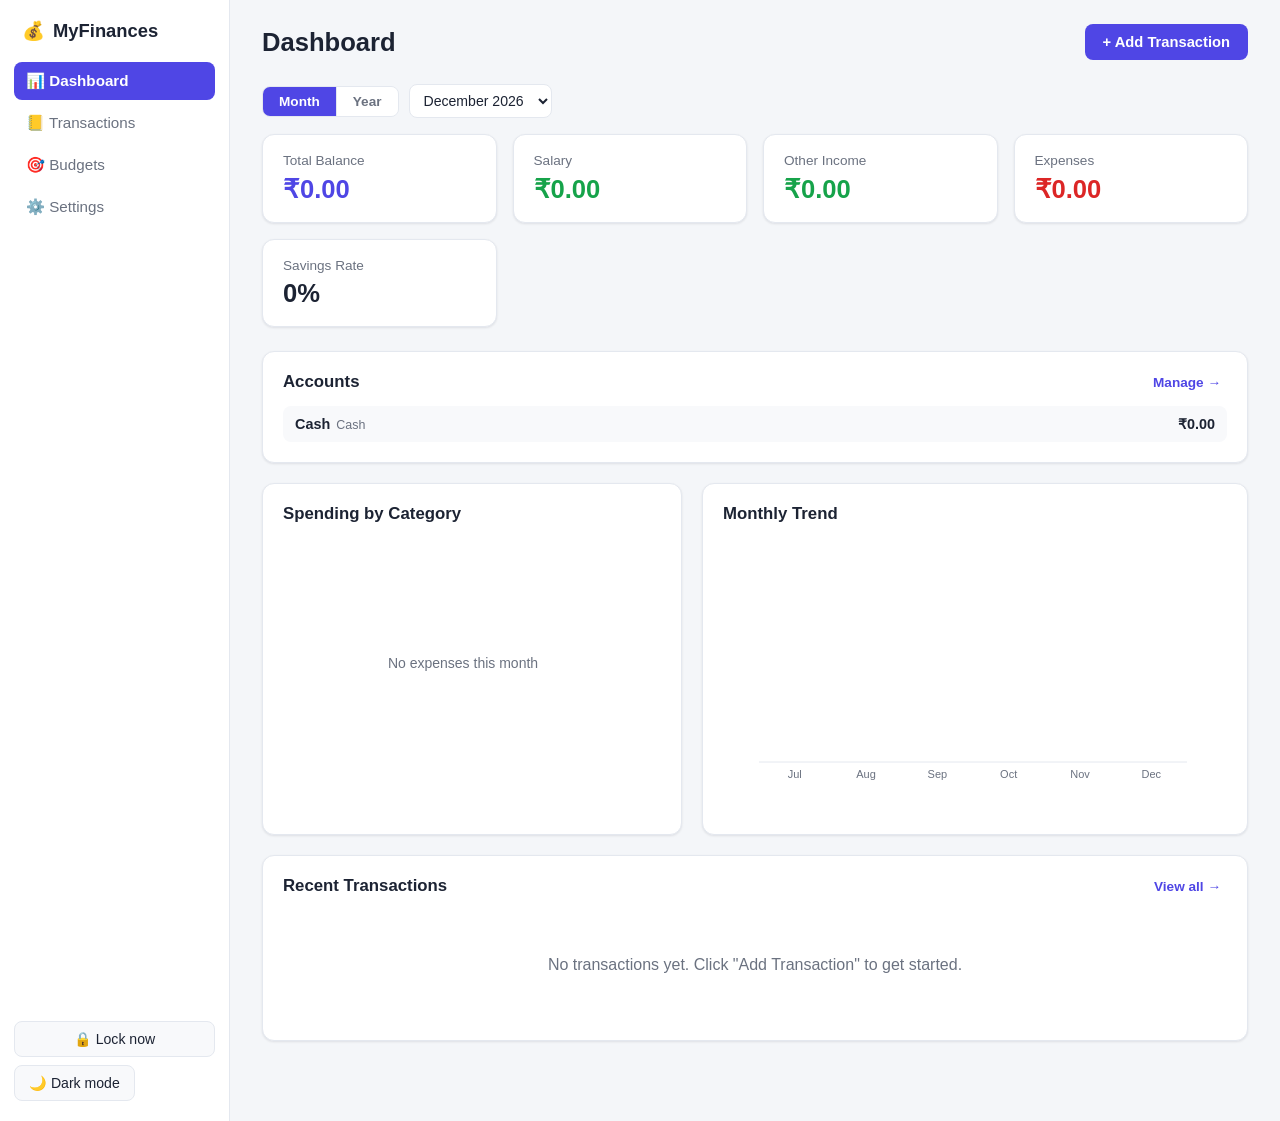
<file: index.html>
<!DOCTYPE html>
<html lang="en">
<head>
<meta charset="UTF-8" />
<meta name="viewport" content="width=device-width, initial-scale=1.0" />
<title>MyFinances — Personal Finance Tracker</title>
<link rel="stylesheet" href="css/styles.css" />
</head>
<body>
  <div class="app">
    <!-- Sidebar -->
    <aside class="sidebar">
      <div class="brand">
        <span class="brand-icon">💰</span>
        <span class="brand-name">MyFinances</span>
      </div>
      <nav class="nav">
        <button class="nav-btn active" data-view="dashboard" data-i18n="nav.dashboard">📊 Dashboard</button>
        <button class="nav-btn" data-view="transactions" data-i18n="nav.transactions">📒 Transactions</button>
        <button class="nav-btn" data-view="budgets" data-i18n="nav.budgets">🎯 Budgets</button>
        <button class="nav-btn" data-view="settings" data-i18n="nav.settings">⚙️ Settings</button>
      </nav>
      <div class="sidebar-footer">
        <button id="lockNowBtn" class="ghost-btn lock-now-btn" hidden data-i18n="lock.now">🔒 Lock now</button>
        <button id="themeToggle" class="ghost-btn" title="Toggle light/dark theme">🌙 Dark mode</button>
      </div>
    </aside>

    <!-- Main content -->
    <main class="main">
      <header class="topbar">
        <h1 id="viewTitle" data-i18n="nav.dashboard">Dashboard</h1>
        <button class="primary-btn" id="quickAddBtn" data-i18n="txn.add">+ Add Transaction</button>
      </header>

      <div id="backupReminder" class="reminder-banner" hidden>
        <span id="backupReminderText"></span>
        <div class="reminder-actions">
          <button class="ghost-btn" id="backupRemindLaterBtn" data-i18n="backup.later">Remind me later</button>
          <button class="primary-btn" id="backupExportNowBtn" data-i18n="backup.exportNow">Export now</button>
        </div>
      </div>

      <!-- DASHBOARD VIEW -->
      <section id="view-dashboard" class="view active">
        <div class="period-picker">
          <div class="period-toggle">
            <button type="button" class="period-btn active" data-period="month" data-i18n="dash.periodMonth">Month</button>
            <button type="button" class="period-btn" data-period="year" data-i18n="dash.periodYear">Year</button>
          </div>
          <select id="dashPeriodValue"></select>
        </div>

        <div class="cards">
          <div class="card card-balance">
            <div class="card-label" data-i18n="dash.totalBalance">Total Balance</div>
            <div class="card-value" id="statBalance">₹0.00</div>
          </div>
          <div class="card card-income">
            <div class="card-label" data-i18n="dash.salary">Salary</div>
            <div class="card-value" id="statSalary">₹0.00</div>
          </div>
          <div class="card card-income">
            <div class="card-label" data-i18n="dash.otherIncome">Other Income</div>
            <div class="card-value" id="statOtherIncome">₹0.00</div>
          </div>
          <div class="card card-expense">
            <div class="card-label" data-i18n="dash.expense">Expenses</div>
            <div class="card-value" id="statExpense">₹0.00</div>
          </div>
          <div class="card card-savings">
            <div class="card-label" data-i18n="dash.savingsRate">Savings Rate</div>
            <div class="card-value" id="statSavingsRate">0%</div>
          </div>
        </div>

        <div class="panel" id="accountBalancesPanel">
          <div class="panel-header">
            <h2 data-i18n="dash.accounts">Accounts</h2>
            <button class="link-btn" data-goto="settings" data-i18n="dash.manage">Manage →</button>
          </div>
          <div id="accountBalanceList" class="account-balance-list"></div>
        </div>

        <div class="dashboard-grid">
          <div class="panel">
            <div class="panel-header">
              <h2 data-i18n="dash.spendingByCategory">Spending by Category</h2>
            </div>
            <canvas id="categoryChart" width="360" height="260"></canvas>
            <ul id="chartLegend" class="legend"></ul>
          </div>

          <div class="panel">
            <div class="panel-header">
              <h2 data-i18n="dash.monthlyTrend">Monthly Trend</h2>
            </div>
            <canvas id="trendChart" width="500" height="260"></canvas>
          </div>
        </div>

        <div class="panel">
          <div class="panel-header">
            <h2 data-i18n="dash.recentTxns">Recent Transactions</h2>
            <button class="link-btn" data-goto="transactions" data-i18n="dash.viewAll">View all →</button>
          </div>
          <div id="recentList" class="txn-list"></div>
        </div>
      </section>

      <!-- TRANSACTIONS VIEW -->
      <section id="view-transactions" class="view">
        <div class="panel">
          <div class="filters">
            <input type="text" id="searchInput" placeholder="🔍 Search description..." data-i18n-placeholder="txn.search" />
            <select id="filterType">
              <option value="all" data-i18n="txn.allTypes">All Types</option>
              <option value="income" data-i18n="txn.income">Income</option>
              <option value="expense" data-i18n="txn.expense">Expense</option>
              <option value="transfer" data-i18n="txn.transfer">Transfer</option>
            </select>
            <select id="filterAccount">
              <option value="all" data-i18n="txn.allAccounts">All Accounts</option>
            </select>
            <select id="filterCategory">
              <option value="all" data-i18n="txn.allCategories">All Categories</option>
            </select>
            <input type="month" id="filterMonth" />
            <button class="ghost-btn" id="clearFilters" data-i18n="txn.clear">Clear</button>
          </div>
          <div class="table-wrap">
            <table class="txn-table">
              <thead>
                <tr>
                  <th data-i18n="txn.date">Date</th>
                  <th data-i18n="txn.description">Description</th>
                  <th data-i18n="txn.account">Account</th>
                  <th data-i18n="txn.category">Category</th>
                  <th data-i18n="txn.type">Type</th>
                  <th class="right" data-i18n="txn.amount">Amount</th>
                  <th></th>
                </tr>
              </thead>
              <tbody id="txnTableBody"></tbody>
            </table>
            <p id="emptyState" class="empty-state" hidden data-i18n="txn.empty">No transactions found. Add your first one!</p>
          </div>
        </div>
      </section>

      <!-- BUDGETS VIEW -->
      <section id="view-budgets" class="view">
        <div class="panel">
          <div class="panel-header">
            <h2 data-i18n="budget.title">Monthly Budgets by Category</h2>
            <select id="budgetMonthSelect"></select>
          </div>
          <p class="muted" data-i18n="budget.subtitle">Set a monthly spending limit per expense category for the selected month — each month keeps its own limits.</p>
          <div id="budgetList" class="budget-list"></div>
        </div>
      </section>

      <!-- SETTINGS VIEW -->
      <section id="view-settings" class="view">
        <details class="panel settings-panel">
          <summary data-i18n="settings.preferences">Preferences</summary>
          <div class="settings-row">
            <label for="languageSelect" data-i18n="settings.language">Language</label>
            <select id="languageSelect">
              <option value="en">English</option>
              <option value="ta">தமிழ் (Tamil)</option>
            </select>
          </div>
          <div class="settings-row">
            <label data-i18n="settings.currency">Currency</label>
            <span class="muted" data-i18n="settings.currencyValue">Indian Rupee (₹) — amounts are stored in paise</span>
          </div>
        </details>

        <details class="panel settings-panel" open>
          <summary data-i18n="settings.accounts">Accounts</summary>
          <p class="muted" data-i18n="settings.accountsSubtitle">Cash or bank accounts you track. Each has its own opening balance; archiving keeps its history but hides it from new entries.</p>
          <div id="accountList" class="manage-list"></div>
          <form id="addAccountForm" class="inline-add-form">
            <input type="text" id="newAccountName" placeholder="Account name" data-i18n-placeholder="settings.accountName" required />
            <select id="newAccountType">
              <option value="cash" data-i18n="settings.cash">Cash</option>
              <option value="bank" data-i18n="settings.bank">Bank</option>
            </select>
            <input type="text" inputmode="decimal" id="newAccountOpeningBalance" placeholder="Opening balance" data-i18n-placeholder="settings.openingBalance" />
            <button type="submit" class="ghost-btn" data-i18n="settings.addAccount">+ Add account</button>
          </form>
        </details>

        <details class="panel settings-panel">
          <summary data-i18n="settings.categories">Categories</summary>
          <p class="muted" data-i18n="settings.categoriesSubtitle">Manage income and expense categories. Archiving keeps past transactions intact but hides the category from new entries.</p>
          <div id="categoryList" class="manage-list"></div>
          <form id="addCategoryForm" class="inline-add-form">
            <input type="text" id="newCategoryName" placeholder="Category name" data-i18n-placeholder="settings.categoryName" required />
            <select id="newCategoryType">
              <option value="expense" data-i18n="txn.expense">Expense</option>
              <option value="income" data-i18n="txn.income">Income</option>
            </select>
            <button type="submit" class="ghost-btn" data-i18n="settings.addCategory">+ Add category</button>
          </form>
        </details>

        <details class="panel settings-panel">
          <summary data-i18n="settings.dataManagement">Data Management</summary>
          <p class="muted" data-i18n="settings.dataSubtitle">All your data is stored locally in this browser (localStorage) — nothing is sent to a server.</p>
          <p class="muted" id="lastBackupLabel">You haven't exported a backup yet.</p>
          <div class="settings-actions">
            <button class="ghost-btn" id="exportBtn" data-i18n="settings.exportJson">⬇️ Export Data (JSON)</button>
            <button class="ghost-btn" id="exportCsvBtn" data-i18n="settings.exportCsv">⬇️ Export as CSV</button>
            <label class="ghost-btn file-btn">
              <span data-i18n="settings.importJson">⬆️ Import Data (JSON)</span>
              <input type="file" id="importInput" accept="application/json" hidden />
            </label>
            <button class="danger-btn" id="resetBtn" data-i18n="settings.resetAll">🗑️ Reset All Data</button>
          </div>

          <div class="excel-export-row">
            <label for="excelPeriodType" data-i18n="settings.exportExcel">Export as Excel</label>
            <select id="excelPeriodType">
              <option value="week" data-i18n="settings.excelWeek">Week</option>
              <option value="month" selected data-i18n="settings.excelMonth">Month</option>
              <option value="year" data-i18n="settings.excelYear">Year</option>
              <option value="all" data-i18n="settings.excelAllTime">All time</option>
            </select>
            <select id="excelPeriodValue"></select>
            <button class="ghost-btn" id="exportExcelBtn" data-i18n="settings.excelDownload">⬇️ Download</button>
            <button class="ghost-btn" id="emailExcelBtn" data-i18n="settings.excelEmail">✉️ Send by email</button>
          </div>
        </details>

        <details class="panel settings-panel">
          <summary data-i18n="settings.appLock">App Lock</summary>
          <p class="muted" data-i18n="settings.appLockSubtitle">Require a PIN to open MyFinances, and encrypt your data at rest on this device.</p>
          <button id="appLockToggle" class="theme-switch" aria-pressed="false" style="padding-left:0;">
            <span class="switch-track"><span class="switch-thumb"></span></span>
            <span class="switch-label" id="appLockToggleLabel">App Lock off</span>
          </button>
          <div class="settings-row" id="autoLockRow" hidden>
            <label for="autoLockSelect" data-i18n="settings.autoLockAfter">Auto-lock after</label>
            <select id="autoLockSelect">
              <option value="1">1 minute</option>
              <option value="5">5 minutes</option>
              <option value="15">15 minutes</option>
              <option value="30">30 minutes</option>
              <option value="0" data-i18n="settings.autoLockNever">Never (manual lock only)</option>
            </select>
          </div>
          <p class="muted" id="appLockStatusLabel" style="margin-top:8px;">Turn on to protect MyFinances with a PIN.</p>
        </details>

        <details class="panel settings-panel">
          <summary data-i18n="settings.backupReminders">Backup Reminders</summary>
          <p class="muted" data-i18n="settings.backupSubtitle">Get a reminder banner on the dashboard when it's time to export a fresh backup.</p>
          <div class="settings-row">
            <label for="reminderFrequencySelect" data-i18n="settings.remindMe">Remind me</label>
            <select id="reminderFrequencySelect">
              <option value="0" data-i18n="settings.off">Off</option>
              <option value="3" data-i18n="settings.every3days">Every 3 days</option>
              <option value="7" data-i18n="settings.weekly">Weekly</option>
              <option value="14" data-i18n="settings.every2weeks">Every 2 weeks</option>
              <option value="30" data-i18n="settings.monthly">Monthly</option>
            </select>
          </div>
        </details>

        <details class="panel settings-panel">
          <summary data-i18n="settings.sampleData">Sample Data</summary>
          <p class="muted" data-i18n="settings.sampleSubtitle">New here? Load a few example transactions to see how MyFinances works.</p>
          <button class="ghost-btn" id="loadSampleBtn" data-i18n="settings.loadSample">Load Sample Data</button>
        </details>
      </section>
    </main>
  </div>

  <!-- Add/Edit Transaction Modal -->
  <div id="modalOverlay" class="modal-overlay" hidden>
    <div class="modal">
      <div class="modal-header">
        <h2 id="modalTitle" data-i18n="txn.add">Add Transaction</h2>
        <button class="icon-btn" id="modalClose">✕</button>
      </div>
      <form id="txnForm">
        <input type="hidden" id="txnId" />
        <div class="form-row type-toggle">
          <button type="button" class="type-btn active" data-type="expense" id="typeExpenseBtn">💸 <span data-i18n="txn.expense">Expense</span></button>
          <button type="button" class="type-btn" data-type="income" id="typeIncomeBtn">💵 <span data-i18n="txn.income">Income</span></button>
          <button type="button" class="type-btn" data-type="transfer" id="typeTransferBtn">🔁 <span data-i18n="txn.transfer">Transfer</span></button>
        </div>

        <!-- Income/Expense fields -->
        <div class="form-row" id="txnAccountRow">
          <label for="txnAccount" data-i18n="txn.account">Account</label>
          <select id="txnAccount" required></select>
        </div>

        <!-- Transfer-only fields -->
        <div class="form-row two-col" id="txnTransferRow" hidden>
          <div>
            <label for="txnFromAccount" data-i18n="txn.fromAccount">From account</label>
            <select id="txnFromAccount"></select>
          </div>
          <div>
            <label for="txnToAccount" data-i18n="txn.toAccount">To account</label>
            <select id="txnToAccount"></select>
          </div>
        </div>

        <div class="form-row">
          <label for="txnDescription" data-i18n="txn.description">Description</label>
          <div class="input-with-btn">
            <input type="text" id="txnDescription" required placeholder="e.g. Grocery shopping" />
            <button type="button" class="mic-btn" id="voiceDictateBtn" title="Dictate transaction (fills description and amount)" aria-label="Dictate transaction">🎤</button>
          </div>
          <p class="voice-status" id="voiceStatus" hidden></p>
        </div>
        <div class="form-row two-col">
          <div>
            <label for="txnAmount" data-i18n="txn.amount">Amount (₹)</label>
            <input type="text" inputmode="decimal" id="txnAmount" required placeholder="0.00" />
            <p class="field-error" id="txnAmountError" hidden data-i18n="txn.amountError">Enter an amount with at most 2 decimal places</p>
          </div>
          <div>
            <label for="txnDate" data-i18n="txn.date">Date</label>
            <input type="date" id="txnDate" required />
          </div>
        </div>

        <!-- Income/Expense-only fields -->
        <div class="form-row" id="txnCategoryRow">
          <label for="txnCategory" data-i18n="txn.category">Category</label>
          <div class="category-select-row">
            <span class="cat-color-dot" id="categoryColorDot"></span>
            <select id="txnCategory" required></select>
          </div>
        </div>
        <div class="form-row" id="txnPaymentMethodRow">
          <label for="txnPaymentMethod" data-i18n="txn.paymentMethod">Payment method</label>
          <select id="txnPaymentMethod"></select>
        </div>
        <div class="form-row" id="txnUpiIdRow" hidden>
          <label for="txnUpiId" data-i18n="txn.upiId">UPI ID (optional)</label>
          <input type="text" id="txnUpiId" placeholder="e.g. name@bank" autocapitalize="off" autocorrect="off" spellcheck="false" />
        </div>

        <div class="form-row">
          <label for="txnNotes" data-i18n="txn.notes">Notes (optional)</label>
          <textarea id="txnNotes" rows="2" placeholder="Any extra details..."></textarea>
        </div>
        <div class="form-row">
          <div class="receipt-field">
            <button type="button" class="ghost-btn" id="receiptAttachBtn">📷 Add receipt photo</button>
            <button type="button" class="ghost-btn" id="receiptScanBtn" hidden>🔎 <span data-i18n="txn.scanScreenshot">Scan UPI screenshot</span></button>
            <input type="file" id="receiptFileInput" accept="image/*" hidden />
            <div class="receipt-preview" id="receiptPreview" hidden>
              <button type="button" id="receiptThumbBtn" aria-label="View receipt photo" title="View full-size">
                <img id="receiptThumb" alt="Receipt preview" />
              </button>
              <button type="button" class="receipt-remove-btn" id="receiptRemoveBtn" aria-label="Remove photo">✕</button>
            </div>
          </div>
          <p class="receipt-status" id="receiptStatus" hidden></p>
          <details class="ocr-text-details" id="ocrTextDetails" hidden>
            <summary data-i18n="txn.showDetectedText">Show detected text</summary>
            <pre id="ocrTextRaw" class="ocr-text-raw"></pre>
          </details>
        </div>
        <div class="form-actions">
          <button type="button" class="ghost-btn" id="modalCancel" data-i18n="common.cancel">Cancel</button>
          <button type="submit" class="primary-btn" data-i18n="common.save">Save Transaction</button>
        </div>
      </form>
    </div>
  </div>

  <!-- PIN set/confirm modal (reused for enabling and disabling App Lock) -->
  <div id="pinModalOverlay" class="modal-overlay" hidden>
    <div class="modal">
      <div class="modal-header">
        <h2 id="pinModalTitle">Set App Lock PIN</h2>
        <button class="icon-btn" id="pinModalClose">✕</button>
      </div>
      <p class="muted" id="pinModalSubtitle">Choose a 4-6 digit PIN. You'll need it to unlock MyFinances.</p>
      <form id="pinForm">
        <div class="form-row">
          <label for="pinInput1" id="pinInput1Label">PIN</label>
          <input type="password" inputmode="numeric" pattern="[0-9]*" id="pinInput1" minlength="4" maxlength="6" autocomplete="off" required />
        </div>
        <div class="form-row" id="pinInput2Row">
          <label for="pinInput2">Confirm PIN</label>
          <input type="password" inputmode="numeric" pattern="[0-9]*" id="pinInput2" minlength="4" maxlength="6" autocomplete="off" />
        </div>
        <p class="lock-error" id="pinModalError" hidden></p>
        <div class="form-actions">
          <button type="button" class="ghost-btn" id="pinModalCancel">Cancel</button>
          <button type="submit" class="primary-btn" id="pinModalSubmit">Continue</button>
        </div>
      </form>
    </div>
  </div>

  <div id="emailModalOverlay" class="modal-overlay" hidden>
    <div class="modal">
      <div class="modal-header">
        <h2>Send Excel by email</h2>
        <button class="icon-btn" id="emailModalClose">✕</button>
      </div>
      <p class="muted" id="emailModalSubtitle">Enter the email address to send this to.</p>
      <form id="emailForm">
        <div class="form-row">
          <label for="emailModalInput">Email address</label>
          <input type="email" id="emailModalInput" required placeholder="name@example.com" autocomplete="email" />
        </div>
        <div class="form-actions">
          <button type="button" class="ghost-btn" id="emailModalCancel">Cancel</button>
          <button type="submit" class="primary-btn" id="emailModalSubmit">Send</button>
        </div>
      </form>
    </div>
  </div>

  <!-- App Lock screen: covers everything while locked -->
  <div id="lockScreen" class="lock-screen" hidden>
    <div class="lock-card">
      <div class="brand">
        <span class="brand-icon">💰</span>
        <span class="brand-name">MyFinances</span>
      </div>
      <p class="lock-subtitle">Enter your PIN to unlock</p>
      <form id="lockForm">
        <input type="password" inputmode="numeric" pattern="[0-9]*" id="lockPinInput" class="lock-pin-input" maxlength="6" autocomplete="off" placeholder="••••" />
        <p class="lock-error" id="lockError" hidden>Incorrect PIN</p>
        <button type="submit" class="primary-btn" id="lockUnlockBtn">Unlock</button>
      </form>
      <button type="button" class="link-btn lock-forgot-btn" id="lockForgotBtn">Forgot PIN? Reset all data</button>
    </div>
  </div>

  <!-- Full-size receipt photo viewer -->
  <div id="photoLightbox" class="photo-lightbox" hidden>
    <button type="button" id="photoLightboxClose" class="photo-lightbox-close" aria-label="Close">✕</button>
    <img id="photoLightboxImg" alt="Receipt photo" />
  </div>

  <!-- Restore confirmation modal: shows a summary before replacing existing data -->
  <div id="restoreModalOverlay" class="modal-overlay" hidden>
    <div class="modal">
      <div class="modal-header">
        <h2 data-i18n="restore.title">Restore from backup?</h2>
        <button class="icon-btn" id="restoreModalClose">✕</button>
      </div>
      <p class="muted" data-i18n="restore.subtitle">This will replace your current data. A recovery copy of what's on this device now will be kept until you close the app.</p>
      <ul id="restoreSummary" class="restore-summary"></ul>
      <div class="form-actions">
        <button type="button" class="ghost-btn" id="restoreCancelBtn" data-i18n="common.cancel">Cancel</button>
        <button type="button" class="danger-btn" id="restoreConfirmBtn" data-i18n="restore.confirm">Replace my data</button>
      </div>
    </div>
  </div>

  <div id="toast" class="toast" hidden>
    <span id="toastMsg"></span>
    <button type="button" id="toastAction" class="toast-action" hidden></button>
  </div>

  <script src="js/app.js"></script>
</body>
</html>
</file>
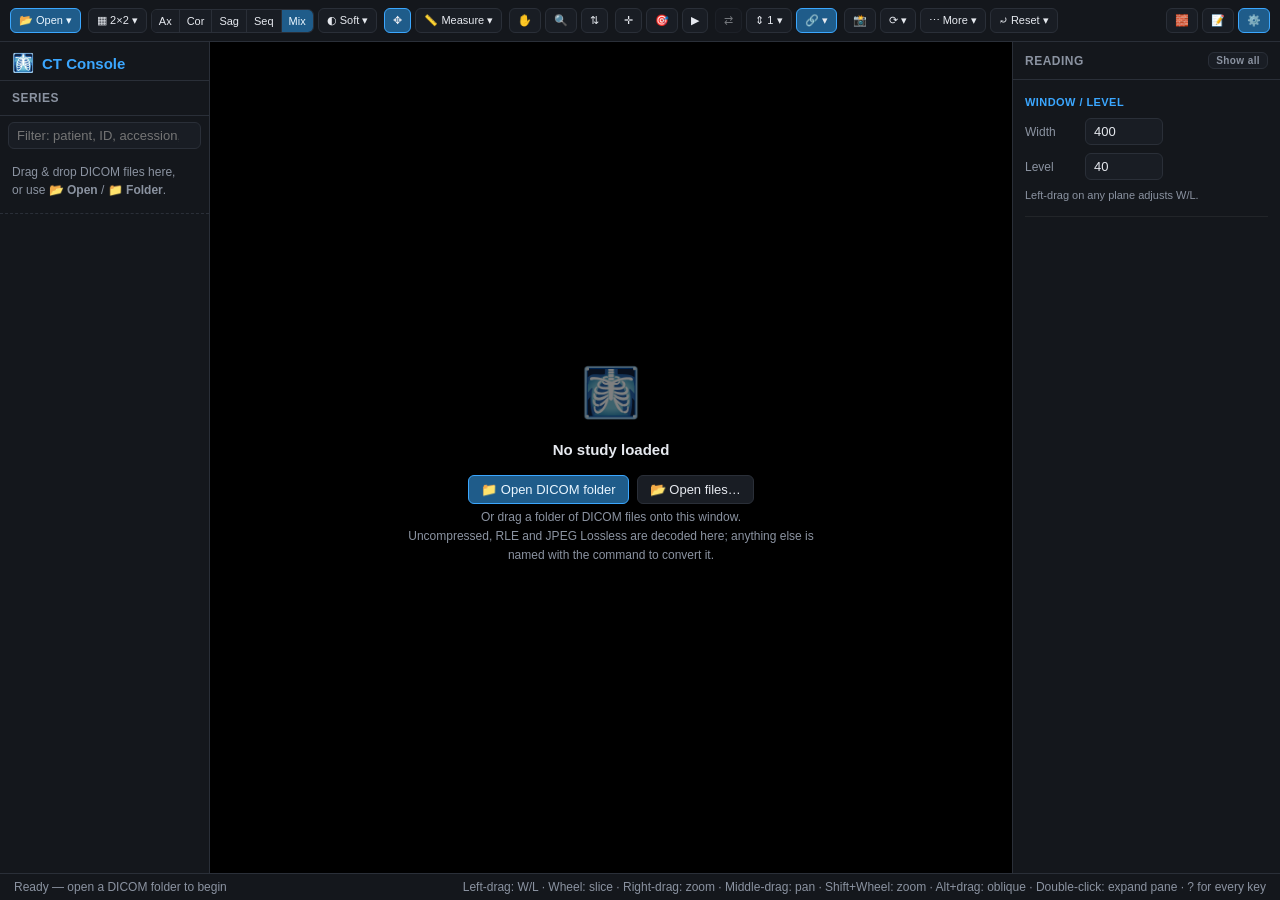
<file: dicom-viewer/index.html>
<!DOCTYPE html>
<html lang="en">
<head>
<meta charset="UTF-8" />
<meta name="viewport" content="width=device-width, initial-scale=1.0" />
<title>CT Console — DICOM Viewer &amp; MPR/3D Workstation</title>
<link rel="icon" href="data:image/svg+xml,%3Csvg xmlns='http://www.w3.org/2000/svg' viewBox='0 0 32 32'%3E%3Crect width='32' height='32' rx='6' fill='%230b0d10'/%3E%3Ccircle cx='16' cy='16' r='9' fill='none' stroke='%233ba7ff' stroke-width='2.5'/%3E%3Cpath d='M16 7v18M7 16h18' stroke='%233ba7ff' stroke-width='1.5' opacity='.55'/%3E%3C/svg%3E" />
<link rel="stylesheet" href="css/styles.css" />
</head>
<body>
  <div class="viewer">
    <!-- ================= Toolbar ================= -->
    <header class="toolbar">
      <div class="toolbar-group">
        <button class="icon-btn primary-btn" id="openBtn" title="Open DICOM files or a folder">📂 Open ▾</button>
        <input type="file" id="fileInput" accept=".dcm,application/dicom" multiple hidden />
        <input type="file" id="folderInput" webkitdirectory directory multiple hidden />
      </div>

      <div class="toolbar-group">
        <button class="icon-btn" id="layoutBtn" title="Choose a layout">▦ 2×2 ▾</button>
        <div class="seg" id="planeSeg">
          <button class="seg-btn" data-fill="axial" title="Fill every pane with axial slices">Ax</button>
          <button class="seg-btn" data-fill="coronal" title="Fill every pane with coronal slices">Cor</button>
          <button class="seg-btn" data-fill="sagittal" title="Fill every pane with sagittal slices">Sag</button>
          <button class="seg-btn" data-fill="seq" title="One sequence per pane, each in the plane it was acquired in — the MR reading layout">Seq</button>
          <button class="seg-btn active" data-fill="mix" title="Each layout's own arrangement of planes">Mix</button>
        </div>
        <button class="icon-btn" id="windowBtn" title="Window presets and greyscale">◐ Window ▾</button>
      </div>

      <div class="toolbar-group">
        <button class="icon-btn active" id="navBtn" data-tool="none" title="Navigate — drag a measurement's handle to reshape it (N)">✥</button>
        <button class="icon-btn" id="toolMoreBtn" title="Measure and annotate">📏 Measure ▾</button>
      </div>

      <div class="toolbar-group">
        <button class="icon-btn" id="panBtn" data-view-tool="pan"
          title="Pan: drag to move the image inside its pane (P). Middle-drag and Ctrl+drag always pan.">✋</button>
        <button class="icon-btn" id="zoomBtn" data-view-tool="zoom"
          title="Zoom: drag up to zoom in, down to zoom out (Z). Right-drag and Shift+wheel always zoom.">🔍</button>
        <button class="icon-btn" id="scrollBtn" data-view-tool="scroll"
          title="Scroll: drag down to go further into the stack, up to come back (S). The wheel always scrolls.">⇅</button>
      </div>

      <div class="toolbar-group">
        <button class="icon-btn" id="crosshairBtn" title="Crosshair tool: drag the + anywhere and every plane, pane and linked sequence moves to it (X)">✛</button>
        <button class="icon-btn" id="focusBtn" title="Focus: click a point and every pane, plane and series moves to it (Shift+F)">🎯</button>
        <button class="icon-btn" id="cineBtn" title="Play through the slices">▶</button>
      </div>

      <div class="toolbar-group">
        <button class="icon-btn" id="compareBtn" title="Open this patient's prior scan beside the current one (C)">⇄<span class="btn-label"> Compare</span></button>
        <button class="icon-btn" id="stackBtn" title="How many slices apart repeated panes sit">⇕ Stack 1 ▾</button>
        <button class="icon-btn active" id="linkBtn" title="Sync: choose what is linked across panes on different series">🔗<span class="btn-label"> Sync</span> ▾</button>
      </div>

      <div class="toolbar-group">
        <button class="icon-btn" id="shotBtn" title="Screenshot the active pane. On a phone or tablet this opens the share sheet, where Save Image puts it in Photos; elsewhere it saves a PNG.">📸</button>
        <button class="icon-btn" id="orientBtn" title="Rotate and flip the active pane">⟳ ▾</button>
        <button class="icon-btn" id="moreBtn" title="More display and export options">⋯ More ▾</button>
        <button class="icon-btn" id="resetBtn" title="Reset options (Shift+R resets the view)">⤾ Reset ▾</button>
      </div>

      <div class="toolbar-group toolbar-group-right">
        <button class="icon-btn" id="seriesToggleBtn" title="Toggle series panel">🧱<span class="btn-label"> Series</span></button>
        <button class="icon-btn" id="reportToggleBtn" title="Toggle the report panel">📝<span class="btn-label"> Report</span></button>
        <button class="icon-btn active" id="panelToggleBtn" title="Toggle tools panel">⚙️<span class="btn-label"> Tools</span></button>
      </div>
    </header>

    <div class="viewer-body">
      <!-- ================= Series panel ================= -->
      <aside class="panel panel-left" id="seriesPanel">
        <div class="panel-brand">
          <span class="brand-icon">🩻</span>
          <span class="brand-name">CT Console</span>
        </div>
        <div class="panel-title">Series</div>
        <div class="series-filter">
          <input type="search" id="seriesFilter" class="tag-search"
                 placeholder="Filter: patient, ID, accession, date, modality…" />
        </div>
        <div class="drop-hint" id="dropHint">
          Drag &amp; drop DICOM files here,<br />or use <strong>📂 Open</strong> / <strong>📁 Folder</strong>.
        </div>
        <div class="series-list" id="seriesList"></div>
      </aside>

      <!-- ================= Viewport grid ================= -->
      <main class="viewgrid" id="viewGrid">
        <div class="viewport-empty" id="viewportEmpty">
          <div class="viewport-empty-icon">🩻</div>
          <div class="empty-title">No study loaded</div>
          <div class="empty-actions">
            <button class="primary-btn" id="emptyFolderBtn">📁 Open DICOM folder</button>
            <button class="ghost-btn" id="emptyFilesBtn">📂 Open files…</button>
          </div>
          <div class="muted small empty-note">
            Or drag a folder of DICOM files onto this window.<br />
            Uncompressed, RLE and JPEG Lossless are decoded here; anything else is
            named with the command to convert it.
          </div>
        </div>
      </main>

      <!-- ================= Report panel ================= -->
      <aside class="panel panel-report collapsed" id="reportPanel">
        <div class="panel-title">
          Report
          <span class="report-status" id="reportStatus"></span>
        </div>
        <div class="report-scroll">
          <div class="report-header" id="reportHeader">
            <p class="muted small">No study loaded.</p>
          </div>

          <div class="field-row">
            <label for="reportTemplate">Template</label>
            <select id="reportTemplate">
              <option value="">Insert…</option>
            </select>
          </div>
          <p class="hint-text report-note" id="reportNote" hidden></p>
          <p class="hint-text" id="templateCredit"></p>
          <div class="report-warn" id="placeholderWarn" hidden></div>

          <label class="report-field">
            <span>Clinical history</span>
            <textarea id="reportHistory" rows="2" placeholder="Referral, symptoms, relevant history"></textarea>
          </label>
          <label class="report-field">
            <span>Technique</span>
            <textarea id="reportTechnique" rows="2" placeholder="Acquisition, contrast, reconstructions"></textarea>
          </label>
          <label class="report-field">
            <span>Comparison</span>
            <textarea id="reportComparison" rows="2" placeholder="Prior studies reviewed, with dates"></textarea>
          </label>
          <label class="report-field grow">
            <span>Findings</span>
            <textarea id="reportFindings" rows="12" placeholder="Systematic findings"></textarea>
          </label>
          <label class="report-field">
            <span>Impression</span>
            <textarea id="reportImpression" rows="4" placeholder="Conclusion and recommendations"></textarea>
          </label>

          <div class="field-row">
            <button class="ghost-btn full" id="reportMeasureBtn"
              title="Append every measurement to Findings, with its plane, slice and series">
              ＋ Insert measurements</button>
          </div>

          <div class="report-keys">
            <div class="report-keys-head">
              <span>Key images</span>
              <button class="ghost-btn small" id="reportGrabBtn" title="Attach the active pane as a key image">+ Capture pane</button>
            </div>
            <div id="reportKeyList" class="key-list"><p class="muted small">None attached.</p></div>
          </div>

          <div class="report-actions">
            <button class="ghost-btn" id="reportCopyBtn">Copy text</button>
            <button class="ghost-btn" id="reportDownloadBtn">Download .txt</button>
            <button class="ghost-btn" id="reportFinalBtn">Mark final</button>
            <button class="ghost-btn danger" id="reportClearBtn">Delete draft</button>
          </div>
          <p class="hint-text">
            Drafts are saved in this browser only, on this device. Anyone with access
            to this browser profile can read them. Delete the draft when you are done.
          </p>
          <p class="hint-text">
            Every template states normal findings by default. Read the images, then
            edit every line — a template inserted and signed unread is a normal report
            on an abnormal study.
          </p>
        </div>
      </aside>

      <!-- ================= Tools panel ================= -->
      <aside class="panel panel-right" id="toolsPanel">
        <div class="panel-title">
          <span id="toolsTitle">Tools</span>
          <button class="ctx-all" id="toolsAllBtn" type="button"
            title="Show every section, not only the ones for the active tool">Show all</button>
        </div>
        <div class="tools-scroll" id="toolsScroll">

          <section class="tool-section" data-ctx="wl measure view">
            <h4>Window / Level</h4>
            <div class="field-row">
              <label for="windowWidth">Width</label>
              <input type="number" id="windowWidth" step="1" />
            </div>
            <div class="field-row">
              <label for="windowCenter">Level</label>
              <input type="number" id="windowCenter" step="1" />
            </div>
            <p class="hint-text">Left-drag on any plane adjusts W/L.</p>
          </section>

          <section class="tool-section" data-ctx="mpr">
            <h4>Reconstruction slab</h4>
            <div class="field-row">
              <label for="thicknessRange">Slab</label>
              <input type="range" id="thicknessRange" min="0" max="50" step="0.5" value="0" />
              <span class="field-value" id="thicknessValue">Single slice</span>
            </div>
            <div class="field-row">
              <label for="projectionMode">Projection</label>
              <select id="projectionMode">
                <option value="average">Average</option>
                <option value="mip">MIP (maximum)</option>
                <option value="minip">MinIP (minimum)</option>
              </select>
            </div>
            <p class="hint-text" id="slabNote">At zero the pane shows one slice, as acquired.
              Above zero it combines that many millimetres of neighbouring slices by the
              projection chosen — a reconstruction, not the scanner's slice thickness,
              which stays in the pane's own corner.</p>
          </section>

          <section class="tool-section" data-ctx="threed">
            <h4>Segmentation</h4>
            <p class="hint-text">Two reversible ways to take tissue out of the
              reconstruction: a Hounsfield threshold, and a brush.</p>
            <div class="field-row">
              <label class="switch">
                <input type="checkbox" id="boneCutToggle" />
                <span>Hide voxels above the threshold</span>
              </label>
            </div>
            <div class="field-row">
              <label for="boneThreshold">HU ≥</label>
              <input type="range" id="boneThreshold" min="100" max="800" step="10" value="200" />
              <span class="field-value" id="boneThresholdValue">200</span>
            </div>
            <p class="hint-text" id="boneCutStatus">A Hounsfield threshold, not anatomy. It
              hides everything denser than the value above — cortical bone mostly, and
              contrast, metal and calcification with it. The stored pixels are untouched
              and the mask is reversible.</p>
            <div class="field-row">
              <label for="sculptRadius">Brush</label>
              <input type="range" id="sculptRadius" min="2" max="40" step="1" value="8" />
              <span class="field-value" id="sculptRadiusValue">8 mm</span>
            </div>
            <div class="field-row">
              <button class="ghost-btn" id="sculptBtn">✂ Sculpt</button>
              <button class="ghost-btn" id="sculptUndoBtn">Undo stroke</button>
              <button class="ghost-btn" id="sculptClearBtn">Restore all</button>
            </div>
            <p class="hint-text">Sculpting is editing, not measuring, so it lives here
              rather than under <strong>📏 Measure</strong>. Arm it, then drag on any
              plane to cut tissue out of the reconstruction; the MPR panes and the 3D
              view both follow. Every stroke is undoable and
              <strong>Restore all</strong> puts the whole volume back — the DICOM pixels
              are never altered.</p>
          </section>

          <section class="tool-section" data-ctx="threed">
            <h4>3D Rendering</h4>
            <div class="field-row">
              <label for="vrMode">Mode</label>
              <select id="vrMode">
                <option value="vr">Volume Rendering</option>
                <option value="mip">3D MIP</option>
              </select>
            </div>
            <div class="field-row">
              <label for="vrPreset">Preset</label>
              <select id="vrPreset">
                <option value="bone">Bone VRT</option>
                <option value="angio">Angiographic VRT</option>
                <option value="muscle">Muscle VRT</option>
                <option value="soft">Soft Tissue</option>
                <option value="lung">Lung</option>
                <option value="skin">Skin</option>
              </select>
            </div>
            <div class="field-row">
              <label for="vrOpacity">Opacity</label>
              <input type="range" id="vrOpacity" min="0.1" max="2" step="0.05" value="1" />
            </div>
            <p class="hint-text">Drag to rotate · wheel to zoom.</p>

            <div class="crop-block" id="vrCropBlock">
              <div class="field-row">
                <label>Crop</label>
                <span class="field-value" id="vrCropState">whole volume</span>
              </div>
              <div class="crop-axis" data-axis="0">
                <span class="crop-axis-name" id="vrCropName0">Axis 1</span>
                <input type="range" id="vrCropLo0" class="crop-lo" data-axis="0" min="0" max="100" step="1" value="0"
                       aria-label="crop axis 1 from" />
                <input type="range" id="vrCropHi0" class="crop-hi" data-axis="0" min="0" max="100" step="1" value="100"
                       aria-label="crop axis 1 to" />
                <span class="crop-axis-value" id="vrCropValue0">0–100%</span>
              </div>
              <div class="crop-axis" data-axis="1">
                <span class="crop-axis-name" id="vrCropName1">Axis 2</span>
                <input type="range" id="vrCropLo1" class="crop-lo" data-axis="1" min="0" max="100" step="1" value="0"
                       aria-label="crop axis 2 from" />
                <input type="range" id="vrCropHi1" class="crop-hi" data-axis="1" min="0" max="100" step="1" value="100"
                       aria-label="crop axis 2 to" />
                <span class="crop-axis-value" id="vrCropValue1">0–100%</span>
              </div>
              <div class="crop-axis" data-axis="2">
                <span class="crop-axis-name" id="vrCropName2">Axis 3</span>
                <input type="range" id="vrCropLo2" class="crop-lo" data-axis="2" min="0" max="100" step="1" value="0"
                       aria-label="crop axis 3 from" />
                <input type="range" id="vrCropHi2" class="crop-hi" data-axis="2" min="0" max="100" step="1" value="100"
                       aria-label="crop axis 3 to" />
                <span class="crop-axis-value" id="vrCropValue2">0–100%</span>
              </div>
              <div class="field-row">
                <button class="ghost-btn" id="vrCropReset">Reset crop</button>
              </div>
              <p class="hint-text">Each pair cuts the volume from one side and the
                other along one anatomical direction — enough to take the front off a
                skull, or keep a single slab. A name marked <strong>≈</strong> means
                this series is tilted off that anatomical axis, so the cut is only
                approximately the one named. Cropping only hides voxels from the 3D
                view; the image data and the 2D planes are untouched.</p>
            </div>
          </section>

          <section class="tool-section" data-ctx="mpr view">
            <h4>Panes</h4>
            <p class="hint-text" id="stackNote"></p>
            <p class="hint-text">Set the spacing with <strong>⇕ Stack</strong> in the
              toolbar, and fill a grid with one plane using
              <strong>Ax / Cor / Sag</strong> — together they turn any grid into a
              filmstrip of consecutive slices.</p>
          </section>

          <section class="tool-section" data-ctx="view">
            <h4>Cine</h4>
            <div class="field-row">
              <label for="cineSpeed">Speed</label>
              <select id="cineSpeed" title="Cine speed">
                <option value="5">5 fps</option>
                <option value="12" selected>12 fps</option>
                <option value="25">25 fps</option>
                <option value="40">40 fps</option>
              </select>
            </div>
            <div class="field-row">
              <button class="ghost-btn" id="cineDirBtn" title="Play in reverse">⇄ Reverse</button>
              <button class="ghost-btn active" id="cineLoopBtn" title="Loop at the end of the stack">↻ Loop</button>
            </div>
            <p class="hint-text">Press <strong>▶</strong> in the toolbar to play. With loop
              off, playback stops on the last slice instead of wrapping.</p>
          </section>

          <section class="tool-section" data-ctx="mpr measure">
            <h4>Focus Point</h4>
            <div class="field-row">
              <button class="ghost-btn" id="focusPickBtn">Pick a point</button>
              <button class="ghost-btn" id="focusGoBtn" disabled>Go to focus</button>
              <button class="ghost-btn danger" id="focusClearBtn">Clear</button>
            </div>
            <p class="hint-text" id="focusNote"></p>
            <p class="hint-text">A solid ring marks the point on panes whose cut contains
              it; a dashed ring shows how far off the cut it is and which way to scroll.
              Other series are matched in-plane only when they were acquired in the same
              orientation — otherwise just the slice level is matched, and the note above
              says so.</p>
          </section>

          <section class="tool-section" data-ctx="wl mpr view" id="scoutSection" hidden>
            <h4>Scout</h4>
            <canvas id="scoutCanvas" class="scout-canvas"></canvas>
            <p class="hint-text" id="scoutNote"></p>
          </section>

          <section class="tool-section" data-ctx="mpr">
            <h4>Oblique MPR</h4>
            <div class="meta-table" id="obliqueInfo">
              <p class="muted small">No volume built.</p>
            </div>
            <div class="field-row">
              <button class="ghost-btn full" id="obliqueResetBtn" disabled>Straighten planes</button>
            </div>
            <p class="hint-text">Alt+drag in any plane to swing its crosshair — the other two cuts tilt to follow.</p>
          </section>

          <section class="tool-section" data-ctx="measure">
            <h4>Measurements</h4>
            <div id="measureList" class="measure-list">
              <p class="muted small">No measurements yet.</p>
            </div>
            <div class="field-row">
              <button class="ghost-btn" id="undoMeasureBtn" disabled>↶ Undo</button>
              <button class="ghost-btn" id="redoMeasureBtn" disabled>↷ Redo</button>
            </div>
            <div class="field-row">
              <button class="ghost-btn danger full" id="clearMeasureBtn">Delete all</button>
            </div>
            <p class="hint-text" id="calibrationNote"></p>
            <p class="hint-text">Probe pins a single pixel's value. Every ROI reports
              mean ± SD, min, max, area and pixel count from the pixel values, never from
              the displayed image. With <strong>✥ Navigate</strong> selected, drag a
              handle to reshape a measurement or its centre grip to move it; with a
              drawing tool selected, every click places a new point. Hiding is not
              deleting: the eye beside each row hides one, and
              <strong>⋯ More</strong> hides them all at once.</p>
          </section>

          <section class="tool-section" data-ctx="measure">
            <h4>ROI Histogram</h4>
            <canvas id="roiHistogram" class="roi-histogram" hidden></canvas>
            <p class="hint-text" id="histogramNote">Select a circle, ellipse, rectangle,
              polygon or freehand ROI to see its histogram.</p>
          </section>

          <section class="tool-section" data-ctx="mpr threed">
            <h4>Volume</h4>
            <div class="meta-table" id="volumeInfo">
              <p class="muted small">No volume built.</p>
            </div>
            <div id="geometryWarnings"></div>
          </section>

          <section class="tool-section" data-ctx="info">
            <h4>Study</h4>
            <div class="meta-table" id="studyInfo">
              <p class="muted small">No study loaded.</p>
            </div>
          </section>

          <section class="tool-section" data-ctx="info">
            <h4>DICOM Tags</h4>
            <div class="field-row">
              <input type="search" id="tagSearch" class="tag-search" placeholder="Search tag or value…" />
            </div>
            <div class="meta-table" id="metaTable">
              <p class="muted small">No image loaded.</p>
            </div>
          </section>
        </div>
      </aside>
    </div>

    <!-- ================= Status bar ================= -->
    <footer class="statusbar">
      <span id="statusText" class="muted">Ready</span>
      <span id="huReadout" class="hu-readout"></span>
      <span class="statusbar-spacer"></span>
      <span class="muted small">Left-drag: W/L · Wheel: slice · Right-drag: zoom · Middle-drag: pan · Shift+Wheel: zoom · Alt+drag: oblique · Double-click: expand pane · ? for every key</span>
    </footer>
  </div>

  <div class="menu" id="orientMenu" hidden>
    <button data-orient="rotl">Rotate left 90°<span>anticlockwise</span></button>
    <button data-orient="rotr">Rotate right 90°<span>clockwise</span></button>
    <button data-orient="free">Free rotate<span>drag on a pane for any angle</span></button>
    <button data-orient="fliph">Flip horizontal<span>mirror left / right</span></button>
    <button data-orient="flipv">Flip vertical<span>mirror up / down</span></button>
    <button data-orient="upright">Straighten<span>clear rotation and flips</span></button>
  </div>
  <div class="menu" id="openMenu" hidden>
    <button data-open="files">📂 Open files…<span>choose one or more DICOM files</span></button>
    <button data-open="folder">📁 Open folder…<span>a whole study directory</span></button>
    <button data-open="clear" class="danger">🗑️ Clear loaded series<span>removes the images, not saved reports</span></button>
  </div>
  <div class="menu" id="windowMenu" hidden>
    <div class="menu-head">Preset</div>
    <div id="windowPresets"></div>
    <div class="menu-head">Greyscale</div>
    <button data-window="invert">Invert<span>display only — measured values do not change</span></button>
    <div class="menu-head">Colour map</div>
    <button data-window="map:grey" class="on">Greyscale<span>report from this one</span></button>
    <button data-window="map:hot">Hot iron<span>black · red · orange · white</span></button>
    <button data-window="map:cool">Cool<span>black · blue · cyan · white</span></button>
    <button data-window="map:rainbow">Rainbow<span>separates a narrow band — and invents contrast</span></button>
    <div class="menu-note">A colour map is display only. Every value this viewer
      reports is read from the image data, never from the colour on screen.
      The pane names the map so a screenshot cannot be mistaken for greyscale.</div>
    <div class="menu-head">Back to the start</div>
    <button data-window="reset">Back to the study's own W/L<span>from the DICOM header, greyscale, not inverted</span></button>
  </div>
  <!-- Two columns, each group kept whole: this menu holds enough that one
       column ran off the bottom of a 1000px window and took the last three
       items with it. Columns are explicit rather than CSS multi-column so a
       heading can never end up in one column with its items in the other. -->
  <div class="menu menu-cols" id="moreMenu" hidden>
    <div class="menu-col">
      <div class="menu-head">Screenshot</div>
      <button data-more="shotShare">Send this pane to Photos…<span>opens the share sheet — choose Save Image</span></button>
      <button data-more="shotShareGrid">Send all panes to Photos…<span>the whole grid, as one image</span></button>
      <button data-more="shotPane">Save this pane<span>exactly what is on screen, overlays included</span></button>
      <button data-more="shotGrid">Save all panes<span>the whole grid, laid out as you see it</span></button>
      <button data-more="shotAs">Save this pane as…<span>choose where the file goes</span></button>
      <button data-more="copyPane">Copy this pane to the clipboard</button>
      <button data-more="shotReport">Attach this pane to the report<span>as a key image</span></button>
      <button data-more="shotIdentity">Include patient details<span>off: no name, ID or date is written into the image</span></button>
      <div class="menu-head">Zoom</div>
      <button data-more="zoomFit">Fit to pane<span>the whole image in the window (0)</span></button>
      <button data-more="zoomOne">1:1<span>one image pixel per screen pixel (O)</span></button>
    </div>
    <div class="menu-col">
      <div class="menu-head">View tools</div>
      <button data-more="magnify">Magnifier<span>hold for a loupe at the cursor (L)</span></button>
      <button data-more="shutter">Shutter<span>drag a rectangle; everything outside goes black (H)</span></button>
      <div class="menu-head">Show</div>
      <button data-more="crosshairShow">Crosshair lines<span>where the other planes cut this one</span></button>
      <div class="menu-head">Readout</div>
      <button data-more="hu">Value under the cursor<span>live readout in the status bar</span></button>
      <button data-more="markers">Measurements and annotations<span>show or hide every marker</span></button>
      <div class="menu-head">Focus point</div>
      <button data-more="focusGo">Go to the focus point<span>bring every pane back to it (Shift+G)</span></button>
      <button data-more="focusClear">Clear the focus point</button>
      <div class="menu-head">Workflows</div>
      <button data-more="segment">Segmentation / Sculpt<span>threshold mask and the brush</span></button>
      <div class="menu-head">Study</div>
      <button data-more="study">Patient and study<span>who, what, and how much is loaded</span></button>
      <button data-more="tags">DICOM tags<span>every header field, searchable</span></button>
      <div class="menu-head">Help</div>
      <button data-more="shortcuts">Keyboard shortcuts<span>every key this viewer binds (?)</span></button>
    </div>
  </div>
  <div class="menu menu-wide" id="syncMenu" hidden>
    <div class="menu-head">Link panes on different series by…</div>
    <button data-sync="position">Slice position<span>matched in patient millimetres, never by slice number</span></button>
    <button data-sync="zoom">Zoom and pan<span>the same magnification and framing in every pane</span></button>
    <button data-sync="window">Window / level<span>off by default, so lung and soft tissue can sit side by side</span></button>
    <div class="menu-note">Panes showing the same series always share the toolbar's
      window. This is about panes bound to a different series.</div>
  </div>
  <div class="menu menu-wide" id="compareMenu" hidden></div>
  <div class="menu" id="stackMenu" hidden>
    <div class="menu-head">Slices between repeated panes</div>
    <button data-step="0">Same slice<span>every repeated pane shows one cut</span></button>
    <button data-step="1">1 slice apart<span>a filmstrip of consecutive slices</span></button>
    <button data-step="2">2 slices apart</button>
    <button data-step="5">5 slices apart</button>
    <button data-step="10">10 slices apart</button>
  </div>
  <div class="menu" id="layoutMenu" hidden>
    <div class="menu-head">Layout</div>
    <button data-layout="quad">▦ 2×2<span>axial · coronal · sagittal · 3D &nbsp;(1)</span></button>
    <button data-layout="axial">▢ 1×1<span>one pane, full window &nbsp;(2)</span></button>
    <button data-layout="mpr">▤ MPR<span>the three planes, no 3D &nbsp;(3)</span></button>
    <button data-layout="vr">◈ 3D<span>volume rendering only &nbsp;(4)</span></button>
    <button data-layout="1x2">▯▯ 1×2<span>two panes side by side &nbsp;(5)</span></button>
    <button data-layout="2x1">▤▤ 2×1<span>two panes, one above the other</span></button>
    <button data-layout="1x3">▯▯▯ 1×3<span>three across</span></button>
    <button data-layout="3x1">☰ 3×1<span>three stacked</span></button>
    <button data-layout="2x3">▦▦ 2×3<span>six panes &nbsp;(6)</span></button>
    <button data-layout="3x3">▦▦▦ 3×3<span>nine panes — a filmstrip with Ax/Cor/Sag</span></button>
  </div>
  <div class="menu menu-wide" id="toolMenu" hidden>
    <div class="menu-head">History</div>
    <button data-edit="undo" id="menuUndoBtn" disabled>↶ Undo<span>nothing to undo</span></button>
    <button data-edit="redo" id="menuRedoBtn" disabled>↷ Redo<span>nothing to redo</span></button>
    <div class="menu-head">Measure</div>
    <button data-tool="point">⌖ Probe<span>one pixel's value</span></button>
    <button data-tool="distance">↔ Distance<span>two points</span></button>
    <button data-tool="polyline">⌇ Polyline<span>summed segments · Enter to finish</span></button>
    <button data-tool="angle">∠ Angle<span>three points, vertex second</span></button>
    <button data-tool="cobb">⋀ Cobb angle<span>two lines, four points</span></button>
    <div class="menu-head">Regions of interest</div>
    <button data-tool="circle">⊙ Circle ROI<span>centre, then edge</span></button>
    <button data-tool="ellipse">◯ Ellipse ROI<span>two corners</span></button>
    <button data-tool="rect">▭ Rectangle ROI<span>two corners</span></button>
    <button data-tool="polygon">⬠ Polygon ROI<span>click each vertex · Enter to close</span></button>
    <button data-tool="freehandRoi">✺ Freehand ROI<span>hold and trace</span></button>
    <div class="menu-head">Annotate</div>
    <button data-tool="arrow">↗ Arrow<span>point at a finding</span></button>
    <button data-tool="text">T Text<span>type a caption</span></button>
    <button data-tool="freehand">✎ Draw<span>hold and trace</span></button>
    <div class="menu-head">Privacy</div>
    <button data-tool="redact">▬ Redact<span>cover burned-in text — pixelated on screen and in screenshots</span></button>

  </div>
  <div class="menu" id="resetMenu" hidden>
    <button data-reset="view">Reset view<span>zoom · pan · rotate · flip</span></button>
    <button data-reset="window">Reset window/level<span>back to the study's own W/L</span></button>
    <button data-reset="oblique">Straighten planes<span>undo any oblique tilt</span></button>
    <button data-reset="panes">Reset panes<span>plane, window, stack and pins</span></button>
    <button data-reset="focus">Clear focus point<span>stop pulling the panes to one place</span></button>
    <button data-reset="crop">Reset 3D crop<span>bring back the whole volume</span></button>
    <button data-reset="shutter">Clear the shutter<span>show the whole pane again</span></button>
    <button data-reset="colour">Back to greyscale<span>drop any colour map</span></button>
    <button data-reset="measurements">Clear measurements<span>remove every marker and ROI</span></button>
    <button data-reset="all" class="danger">Reset everything<span>all of the above</span></button>
  </div>
  <div id="annotInput" class="annot-input" hidden>
    <input type="text" id="annotField" maxlength="120" placeholder="Caption…" />
    <button class="ghost-btn small" id="annotOk">OK</button>
    <button class="ghost-btn small" id="annotCancel">Cancel</button>
  </div>
  <div id="toast" class="toast" hidden></div>
  <div id="busy" class="busy" hidden><div class="busy-box"><div class="spinner"></div><span id="busyText">Working…</span></div></div>

  <script src="js/vendor/dicomParser.min.js"></script>
  <script src="js/codecs.js"></script>
  <script src="js/volume.js"></script>
  <script src="js/measure.js"></script>
  <script src="js/templates.js"></script>
  <script src="js/report.js"></script>
  <div class="modal-backdrop" id="helpModal" hidden>
    <div class="modal" role="dialog" aria-modal="true" aria-labelledby="helpTitle">
      <div class="modal-head">
        <h3 id="helpTitle">Keyboard shortcuts</h3>
        <button class="icon-btn" id="helpCloseBtn" title="Close">✕</button>
      </div>
      <div class="modal-body" id="helpBody"></div>
      <p class="hint-text modal-foot">Keys do nothing while the cursor is in a text box,
        so typing a report never moves the stack.</p>
    </div>
  </div>

  <script src="js/vr.js"></script>
  <script src="js/app.js"></script>
</body>
</html>
</file>
<file: css/styles.css>
/* ---------- Theme tokens ---------- */
:root {
  --bg: #f4f6f9;
  --surface: #ffffff;
  --surface-2: #f8f9fb;
  --border: #e4e8ef;
  --text: #1c2333;
  --text-muted: #6b7280;
  --primary: #4f46e5;
  --primary-dark: #4338ca;
  --income: #16a34a;
  --expense: #dc2626;
  --warning: #d97706;
  --radius: 12px;
  --shadow: 0 1px 3px rgba(16, 24, 40, 0.06), 0 1px 2px rgba(16, 24, 40, 0.04);
}

[data-theme="dark"] {
  --bg: #0f1420;
  --surface: #171d2c;
  --surface-2: #1e2536;
  --border: #2a3145;
  --text: #e8ebf3;
  --text-muted: #9096a8;
  --primary: #818cf8;
  --primary-dark: #6366f1;
  --income: #4ade80;
  --expense: #f87171;
  --warning: #fbbf24;
  --shadow: 0 1px 3px rgba(0, 0, 0, 0.3);
}

* { box-sizing: border-box; }

body {
  margin: 0;
  font-family: -apple-system, BlinkMacSystemFont, "Segoe UI", Roboto, Helvetica, Arial, sans-serif;
  background: var(--bg);
  color: var(--text);
  transition: background 0.2s ease, color 0.2s ease;
}

button, input, select, textarea { font-family: inherit; }

/* ---------- Layout ---------- */
.app {
  display: flex;
  min-height: 100vh;
}

.sidebar {
  width: 230px;
  flex-shrink: 0;
  background: var(--surface);
  border-right: 1px solid var(--border);
  display: flex;
  flex-direction: column;
  padding: 20px 14px;
}

.brand {
  display: flex;
  align-items: center;
  gap: 8px;
  font-weight: 700;
  font-size: 1.15rem;
  padding: 0 8px 20px;
}

.nav { display: flex; flex-direction: column; gap: 4px; }

.nav-btn {
  text-align: left;
  padding: 10px 12px;
  border: none;
  background: transparent;
  color: var(--text-muted);
  border-radius: 8px;
  cursor: pointer;
  font-size: 0.95rem;
}

.nav-btn:hover { background: var(--surface-2); color: var(--text); }

.nav-btn.active {
  background: var(--primary);
  color: #fff;
  font-weight: 600;
}

.sidebar-footer { margin-top: auto; padding-top: 16px; }
.lock-now-btn { width: 100%; justify-content: center; margin-bottom: 8px; }

/* Toggle switch (Sync/App Lock style controls) */
.theme-switch { display: flex; align-items: center; gap: 8px; background: none; border: none; cursor: pointer; padding: 6px 4px; width: 100%; }
.switch-track { width: 34px; height: 18px; border-radius: 999px; background: var(--surface-2); border: 1px solid var(--border); position: relative; flex-shrink: 0; }
.switch-thumb { position: absolute; top: 1px; left: 1px; width: 14px; height: 14px; border-radius: 50%; background: var(--text-muted); transition: transform 0.15s ease; }
.theme-switch[aria-pressed="true"] .switch-thumb { transform: translateX(16px); background: var(--primary); }
@media (prefers-reduced-motion: reduce) { .switch-thumb { transition: none; } }
.switch-label { font-size: 0.85rem; color: var(--text-muted); }

.main {
  flex: 1;
  padding: 24px 32px 60px;
  max-width: 1200px;
}

.topbar {
  display: flex;
  align-items: center;
  justify-content: space-between;
  margin-bottom: 24px;
}

.topbar h1 { margin: 0; font-size: 1.6rem; }

/* ---------- Backup reminder banner ---------- */
.reminder-banner {
  display: flex;
  align-items: center;
  justify-content: space-between;
  gap: 12px;
  flex-wrap: wrap;
  background: var(--surface-2);
  border: 1px solid var(--border);
  border-left: 3px solid var(--primary);
  border-radius: var(--radius);
  padding: 12px 16px;
  margin-bottom: 20px;
  font-size: 0.88rem;
}
.reminder-banner[hidden] { display: none; }
.reminder-actions { display: flex; gap: 8px; flex-shrink: 0; }

.view { display: none; }
.view.active { display: block; }

/* ---------- Buttons ---------- */
.primary-btn {
  background: var(--primary);
  color: #fff;
  border: none;
  padding: 10px 18px;
  border-radius: 8px;
  font-weight: 600;
  cursor: pointer;
  font-size: 0.92rem;
}
.primary-btn:hover { background: var(--primary-dark); }

.ghost-btn {
  background: var(--surface-2);
  color: var(--text);
  border: 1px solid var(--border);
  padding: 9px 14px;
  border-radius: 8px;
  cursor: pointer;
  font-size: 0.88rem;
  display: inline-flex;
  align-items: center;
  gap: 6px;
}
.ghost-btn:hover { border-color: var(--primary); }

.danger-btn {
  background: transparent;
  color: var(--expense);
  border: 1px solid var(--expense);
  padding: 9px 14px;
  border-radius: 8px;
  cursor: pointer;
  font-size: 0.88rem;
}
.danger-btn:hover { background: var(--expense); color: #fff; }

.link-btn {
  background: none;
  border: none;
  color: var(--primary);
  cursor: pointer;
  font-size: 0.85rem;
  font-weight: 600;
}

.icon-btn {
  background: none;
  border: none;
  font-size: 1.1rem;
  cursor: pointer;
  color: var(--text-muted);
}

.file-btn { cursor: pointer; }

/* ---------- Dashboard period picker (Month/Year) ---------- */
.period-picker { display: flex; align-items: center; gap: 10px; margin-bottom: 16px; flex-wrap: wrap; }
.period-toggle { display: inline-flex; border: 1px solid var(--border); border-radius: 8px; overflow: hidden; }
.period-btn {
  background: var(--surface); color: var(--text-muted); border: none; padding: 7px 16px;
  cursor: pointer; font-size: 0.85rem; font-weight: 600;
}
.period-btn + .period-btn { border-left: 1px solid var(--border); }
.period-btn.active { background: var(--primary); color: #fff; }
.period-picker select {
  padding: 7px 10px; border-radius: 8px; border: 1px solid var(--border); background: var(--surface); color: var(--text); font-size: 0.88rem;
}

/* ---------- Cards ---------- */
.cards {
  display: grid;
  grid-template-columns: repeat(auto-fit, minmax(200px, 1fr));
  gap: 16px;
  margin-bottom: 24px;
}

.card {
  background: var(--surface);
  border: 1px solid var(--border);
  border-radius: var(--radius);
  padding: 18px 20px;
  box-shadow: var(--shadow);
}

.card-label { color: var(--text-muted); font-size: 0.85rem; margin-bottom: 6px; }
.card-value { font-size: 1.6rem; font-weight: 700; }
.card-balance .card-value { color: var(--primary); }
.card-income .card-value { color: var(--income); }
.card-expense .card-value { color: var(--expense); }

/* ---------- Panels ---------- */
.panel {
  background: var(--surface);
  border: 1px solid var(--border);
  border-radius: var(--radius);
  padding: 20px;
  margin-bottom: 20px;
  box-shadow: var(--shadow);
}

/* Collapsible settings panels */
details.settings-panel summary {
  font-size: 1.05rem; font-weight: 600; color: var(--text);
  cursor: pointer; list-style: none; display: flex; align-items: center; justify-content: space-between;
}
details.settings-panel summary::-webkit-details-marker { display: none; }
details.settings-panel summary::after {
  content: '▾'; font-size: 0.8em; color: var(--text-muted); margin-left: 10px; transition: transform 0.15s ease;
}
details.settings-panel[open] summary::after { transform: rotate(180deg); }
details.settings-panel summary:focus-visible { outline: 2px solid var(--primary); outline-offset: 3px; }
details.settings-panel[open] summary { margin-bottom: 12px; }

.panel-header {
  display: flex;
  align-items: center;
  justify-content: space-between;
  margin-bottom: 14px;
}

.panel-header h2 { margin: 0; font-size: 1.05rem; }

.dashboard-grid {
  display: grid;
  grid-template-columns: 1fr 1.3fr;
  gap: 20px;
}

@media (max-width: 900px) {
  .dashboard-grid { grid-template-columns: 1fr; }
  .sidebar { display: none; }
  .main { padding: 16px; }
}

.muted { color: var(--text-muted); font-size: 0.85rem; }

/* ---------- Legend ---------- */
.legend { list-style: none; padding: 0; margin: 12px 0 0; font-size: 0.85rem; }
.legend li { display: flex; align-items: center; justify-content: space-between; padding: 4px 0; }
.legend .swatch { display: inline-block; width: 10px; height: 10px; border-radius: 50%; margin-right: 8px; }
.legend .legend-name { display: flex; align-items: center; }

/* ---------- Transactions list/table ---------- */
.txn-list { display: flex; flex-direction: column; gap: 8px; }

.txn-row {
  display: flex;
  align-items: center;
  justify-content: space-between;
  padding: 10px 12px;
  border-radius: 8px;
  background: var(--surface-2);
}

.txn-info { display: flex; flex-direction: column; }
.txn-desc { font-weight: 600; font-size: 0.92rem; }
.txn-meta { font-size: 0.78rem; color: var(--text-muted); }

.txn-amount { font-weight: 700; font-size: 0.95rem; }
.txn-amount.income { color: var(--income); }
.txn-amount.expense { color: var(--expense); }
.txn-amount.transfer { color: var(--primary); }

.filters {
  display: flex;
  flex-wrap: wrap;
  gap: 10px;
  margin-bottom: 16px;
}

.filters input, .filters select {
  padding: 8px 10px;
  border-radius: 8px;
  border: 1px solid var(--border);
  background: var(--surface);
  color: var(--text);
}

.filters input[type="text"] { flex: 1; min-width: 180px; }

.table-wrap { overflow-x: auto; }

.txn-table { width: 100%; border-collapse: collapse; font-size: 0.88rem; }
.txn-table th, .txn-table td { padding: 10px 8px; text-align: left; border-bottom: 1px solid var(--border); }
.txn-table th { color: var(--text-muted); font-weight: 600; font-size: 0.78rem; text-transform: uppercase; letter-spacing: 0.03em; }
.txn-table .right { text-align: right; }
.txn-table td.right { text-align: right; font-weight: 700; }

.cat-badge {
  display: inline-block;
  padding: 2px 8px;
  border-radius: 999px;
  background: var(--surface-2);
  font-size: 0.78rem;
}

.row-actions { display: flex; gap: 8px; justify-content: flex-end; }
.row-actions button { background: none; border: none; cursor: pointer; font-size: 0.95rem; color: var(--text-muted); }
.row-actions button:hover { color: var(--primary); }

.empty-state { text-align: center; color: var(--text-muted); padding: 30px 0; }

/* ---------- Budgets ---------- */
.budget-list { display: flex; flex-direction: column; gap: 14px; }

.budget-item { }
.budget-item-top { display: flex; justify-content: space-between; margin-bottom: 6px; font-size: 0.9rem; }
.budget-item-top .cat { font-weight: 600; }
.budget-bar-track { background: var(--surface-2); border-radius: 999px; height: 10px; overflow: hidden; }
.budget-bar-fill { height: 100%; border-radius: 999px; background: var(--primary); transition: width 0.3s ease; }
.budget-bar-fill.over { background: var(--expense); }
.budget-bar-fill.warn { background: var(--warning); }
.budget-input { width: 100px; padding: 4px 8px; border-radius: 6px; border: 1px solid var(--border); background: var(--surface); color: var(--text); }

/* ---------- Settings ---------- */
.settings-row { display: flex; align-items: center; justify-content: space-between; padding: 8px 0; max-width: 400px; }
.settings-row select { padding: 8px 10px; border-radius: 8px; border: 1px solid var(--border); background: var(--surface); color: var(--text); }
.settings-actions { display: flex; flex-wrap: wrap; gap: 10px; margin-top: 10px; }

.excel-export-row {
  display: flex; align-items: center; flex-wrap: wrap; gap: 8px; margin-top: 14px; padding-top: 14px; border-top: 1px solid var(--border);
}
.excel-export-row label { font-size: 0.82rem; font-weight: 600; color: var(--text-muted); }
.excel-export-row select {
  padding: 7px 10px; border-radius: 8px; border: 1px solid var(--border); background: var(--surface); color: var(--text); font-size: 0.85rem;
}

/* ---------- Modal ---------- */
.modal-overlay {
  position: fixed;
  inset: 0;
  background: rgba(15, 20, 32, 0.5);
  display: flex;
  align-items: center;
  justify-content: center;
  z-index: 100;
  padding: 16px;
}

.modal-overlay[hidden] { display: none; }

.modal {
  background: var(--surface);
  border-radius: var(--radius);
  width: 100%;
  max-width: 440px;
  padding: 20px 22px 24px;
  box-shadow: 0 10px 40px rgba(0,0,0,0.25);
  max-height: 90vh;
  overflow-y: auto;
}

.modal-header { display: flex; align-items: center; justify-content: space-between; margin-bottom: 12px; }
.modal-header h2 { margin: 0; font-size: 1.1rem; }

.form-row { margin-bottom: 14px; display: flex; flex-direction: column; gap: 6px; }
.form-row label { font-size: 0.82rem; font-weight: 600; color: var(--text-muted); }
.form-row input, .form-row select, .form-row textarea {
  padding: 9px 10px;
  border-radius: 8px;
  border: 1px solid var(--border);
  background: var(--surface);
  color: var(--text);
  font-size: 0.92rem;
}
.two-col { flex-direction: row; gap: 12px; }
.two-col > div { flex: 1; display: flex; flex-direction: column; gap: 6px; }

.input-with-btn { display: flex; gap: 6px; align-items: stretch; }
.input-with-btn input { flex: 1; min-width: 0; }
.mic-btn {
  flex-shrink: 0;
  background: var(--surface-2);
  border: 1px solid var(--border);
  border-radius: 8px;
  font-size: 1.05rem;
  cursor: pointer;
  padding: 0 12px;
  color: var(--text-muted);
}
.mic-btn:hover { border-color: var(--primary); }
.mic-btn.recording {
  background: var(--expense);
  border-color: var(--expense);
  color: #fff;
  animation: mic-pulse 1.2s ease-in-out infinite;
}
@keyframes mic-pulse { 0%, 100% { opacity: 1; } 50% { opacity: 0.6; } }
@media (prefers-reduced-motion: reduce) { .mic-btn.recording { animation: none; } }
.mic-btn.busy { opacity: 0.6; cursor: default; animation: none; }
.mic-btn:disabled { opacity: 0.6; cursor: default; }

.voice-status { font-size: 0.8rem; color: var(--text-muted); margin: 6px 0 0; }
.voice-status[hidden] { display: none; }

.receipt-field { display: flex; align-items: center; gap: 10px; flex-wrap: wrap; }
.receipt-preview { position: relative; width: 56px; height: 56px; flex-shrink: 0; }
.receipt-preview img { width: 56px; height: 56px; object-fit: cover; border-radius: 8px; border: 1px solid var(--border); display: block; }
.receipt-preview[hidden] { display: none; }
#receiptThumbBtn { padding: 0; border: none; background: none; cursor: pointer; display: block; }
.receipt-remove-btn {
  position: absolute; top: -7px; right: -7px; width: 20px; height: 20px; border-radius: 50%;
  background: var(--surface); border: 1px solid var(--border); color: var(--text-muted);
  font-size: 0.7rem; line-height: 1; cursor: pointer; display: flex; align-items: center; justify-content: center; padding: 0;
}
.receipt-marker {
  margin-left: 4px; opacity: 0.65; cursor: pointer; display: inline-block;
  background: none; border: none; padding: 0; font-family: inherit; vertical-align: middle;
}
.receipt-marker:hover { opacity: 1; }

.receipt-status { font-size: 0.8rem; color: var(--text-muted); margin: 6px 0 0; }
.receipt-status[hidden] { display: none; }
.ocr-text-details { margin-top: 8px; font-size: 0.8rem; }
.ocr-text-details[hidden] { display: none; }
.ocr-text-details summary { cursor: pointer; color: var(--text-muted); }
.ocr-text-raw {
  white-space: pre-wrap; word-break: break-word; background: var(--surface-2); border: 1px solid var(--border);
  border-radius: 6px; padding: 8px 10px; margin-top: 6px; max-height: 140px; overflow-y: auto; font-size: 0.78rem;
}

.photo-lightbox {
  position: fixed; inset: 0; z-index: 300; background: rgba(10, 12, 16, 0.88);
  display: flex; align-items: center; justify-content: center; padding: 24px;
}
.photo-lightbox[hidden] { display: none; }
.photo-lightbox img { max-width: 92vw; max-height: 88vh; border-radius: 4px; box-shadow: 0 12px 40px rgba(0,0,0,0.5); }
.photo-lightbox-close {
  position: absolute; top: max(18px, env(safe-area-inset-top)); right: 20px;
  width: 40px; height: 40px; border-radius: 50%; background: rgba(255,255,255,0.14); border: none;
  color: #fff; font-size: 1.3rem; cursor: pointer; display: flex; align-items: center; justify-content: center;
}

.category-select-row { display: flex; align-items: center; gap: 9px; }
.category-select-row select { flex: 1; min-width: 0; }
.cat-color-dot { width: 11px; height: 11px; border-radius: 50%; flex-shrink: 0; background: var(--text-muted); }

.type-toggle { flex-direction: row; gap: 8px; }
.type-btn {
  flex: 1;
  padding: 10px 6px;
  border-radius: 8px;
  border: 1px solid var(--border);
  background: var(--surface-2);
  cursor: pointer;
  font-weight: 600;
  color: var(--text-muted);
  font-size: 0.88rem;
}
.type-btn.active[data-type="expense"] { background: var(--expense); color: #fff; border-color: var(--expense); }
.type-btn.active[data-type="income"] { background: var(--income); color: #fff; border-color: var(--income); }
.type-btn.active[data-type="transfer"] { background: var(--primary); color: #fff; border-color: var(--primary); }

.field-error { color: var(--expense); font-size: 0.78rem; margin: 2px 0 0; }
.field-error[hidden] { display: none; }

.form-actions { display: flex; justify-content: flex-end; gap: 10px; margin-top: 8px; }

/* ---------- Accounts / Categories management ---------- */
.account-balance-list { display: flex; flex-direction: column; gap: 8px; }
.account-balance-row {
  display: flex; align-items: center; justify-content: space-between;
  padding: 10px 12px; border-radius: 8px; background: var(--surface-2); font-size: 0.9rem;
}
.account-balance-row .acct-name { font-weight: 600; }
.account-balance-row .acct-type { color: var(--text-muted); font-size: 0.78rem; margin-left: 6px; }
.account-balance-row .acct-balance { font-weight: 700; }

.manage-list { display: flex; flex-direction: column; gap: 8px; margin-bottom: 14px; }
.manage-row {
  display: flex; align-items: center; justify-content: space-between; gap: 10px;
  padding: 10px 12px; border-radius: 8px; background: var(--surface-2); font-size: 0.88rem; flex-wrap: wrap;
}
.manage-row.archived { opacity: 0.55; }
.manage-row .manage-name { font-weight: 600; }
.manage-row .manage-meta { color: var(--text-muted); font-size: 0.78rem; }
.manage-row .manage-actions { display: flex; gap: 8px; margin-left: auto; }
.manage-row .manage-actions button {
  background: none; border: 1px solid var(--border); border-radius: 6px; padding: 4px 10px;
  cursor: pointer; color: var(--text-muted); font-size: 0.78rem;
}
.manage-row .manage-actions button:hover { border-color: var(--primary); color: var(--primary); }
.manage-row input.manage-edit-input {
  padding: 5px 8px; border-radius: 6px; border: 1px solid var(--border); background: var(--surface); color: var(--text);
  width: 110px; font-size: 0.85rem;
}

.inline-add-form { display: flex; flex-wrap: wrap; gap: 8px; align-items: center; }
.inline-add-form input, .inline-add-form select {
  padding: 8px 10px; border-radius: 8px; border: 1px solid var(--border); background: var(--surface); color: var(--text); font-size: 0.85rem;
}
.inline-add-form input[type="text"] { flex: 1; min-width: 140px; }

.restore-summary { list-style: none; padding: 0; margin: 0 0 16px; font-size: 0.88rem; }
.restore-summary li { display: flex; justify-content: space-between; padding: 4px 0; border-bottom: 1px solid var(--border); }
.restore-summary li:last-child { border-bottom: none; }

/* ---------- App Lock screen ---------- */
.lock-screen {
  position: fixed; inset: 0; z-index: 500; background: var(--bg);
  display: flex; align-items: center; justify-content: center; padding: 16px;
}
.lock-screen[hidden] { display: none; }
.lock-card { max-width: 320px; width: 100%; text-align: center; }
.lock-card .brand { justify-content: center; font-size: 1.4rem; margin-bottom: 4px; }
.lock-subtitle { color: var(--text-muted); font-size: 0.9rem; margin: 8px 0 4px; }
.lock-pin-input {
  width: 100%; text-align: center; font-size: 1.9rem; letter-spacing: 0.5em;
  padding: 14px 10px 14px 16px; margin: 16px 0 10px; border-radius: 8px;
  border: 1px solid var(--border); background: var(--surface); color: var(--text);
}
.lock-error { color: var(--expense); font-size: 0.85rem; min-height: 1.2em; margin: 0 0 14px; }
.lock-card .primary-btn { width: 100%; margin-bottom: 12px; }
.lock-forgot-btn { font-size: 0.8rem; }

/* ---------- Toast ---------- */
.toast {
  position: fixed;
  bottom: 24px;
  left: 50%;
  transform: translateX(-50%);
  background: var(--text);
  color: var(--bg);
  padding: 10px 18px;
  border-radius: 8px;
  font-size: 0.88rem;
  z-index: 200;
  box-shadow: var(--shadow);
  display: flex;
  align-items: center;
  gap: 14px;
  max-width: calc(100vw - 32px);
}
.toast[hidden] { display: none; }
.toast-action {
  background: none; border: none; padding: 0; font: inherit; font-weight: 700; text-decoration: underline;
  color: inherit; cursor: pointer; white-space: nowrap; flex-shrink: 0;
}
.toast-action[hidden] { display: none; }
</file>
<file: dicom-viewer/css/styles.css>
/* ===== CT Console — DICOM viewer / MPR + 3D workstation ===== */
:root {
  --bg: #0b0d10;
  --panel-bg: #14171c;
  --panel-bg-alt: #191d24;
  --border: #2a2f38;
  --text: #e6e9ef;
  --text-muted: #8b93a1;
  --accent: #3ba7ff;
  --accent-dim: #1f5c8a;
  --danger: #ff5d5d;
  --success: #35d07f;
  --canvas-bg: #000000;
  --overlay-text: #d8f0ff;
  --crosshair: #ffd24a;
  --radius: 6px;
}

* { box-sizing: border-box; }

html, body {
  height: 100%;
  margin: 0;
  padding: 0;
  background: var(--bg);
  color: var(--text);
  font-family: "Segoe UI", Roboto, Helvetica, Arial, sans-serif;
  font-size: 14px;
  overflow: hidden;
  user-select: none;
}

button, input, select { font-family: inherit; font-size: 13px; }
.muted { color: var(--text-muted); }
.small { font-size: 12px; }

/* ---------- Layout shell ---------- */
.viewer { display: flex; flex-direction: column; height: 100vh; }
.viewer-body { flex: 1; display: flex; min-height: 0; }

/* ---------- Toolbar ---------- */
.toolbar {
  display: flex;
  align-items: center;
  /* Every toolbar control must be reachable by a cursor at every window
     width. Scrolling the bar sideways looks tidier and fails that: a
     button scrolled past the right edge is still in the DOM, still passes
     a click driven by script, and cannot be pressed by a person — which is
     how the Tools and Report toggles went unclickable at 1920px.
     So it wraps. A second row costs a little grid height, and only on a
     window too narrow to hold one; being unable to open the report costs
     more. Controls that are not needed every minute live in the Tools
     panel instead, which is what keeps it to one row in practice. */
  flex-wrap: wrap;
  row-gap: 6px;
  gap: 10px;
  padding: 8px 14px;
  background: var(--panel-bg);
  border-bottom: 1px solid var(--border);
}
.series-filter { padding: 6px 8px 0; }
.series-filter input { width: 100%; box-sizing: border-box; }

.panel-brand {
  display: flex; align-items: center; gap: 8px;
  padding: 10px 12px 6px; font-weight: 600; font-size: 15px; color: var(--accent);
  border-bottom: 1px solid var(--border);
}
.brand-icon { font-size: 18px; }
.toolbar-group { display: flex; align-items: center; gap: 6px; flex: 0 0 auto; }
.toolbar-group-right { margin-left: auto; }
.tool-label { color: var(--text-muted); margin-right: 2px; font-size: 12px; }

/* ---------- Buttons ---------- */
.primary-btn, .ghost-btn, .icon-btn, .file-btn {
  cursor: pointer;
  border-radius: var(--radius);
  border: 1px solid var(--border);
  background: var(--panel-bg-alt);
  color: var(--text);
  padding: 6px 12px;
  display: inline-flex; align-items: center; gap: 6px;
  white-space: nowrap;
  transition: background 0.15s, border-color 0.15s;
}
.primary-btn { background: var(--accent-dim); border-color: var(--accent); color: #eaf6ff; }
.primary-btn:hover { background: #26719e; }
.ghost-btn:hover, .icon-btn:hover, .file-btn:hover { background: #232833; border-color: #3a4150; }
.icon-btn { padding: 6px 10px; }
.icon-btn.active { background: var(--accent-dim); border-color: var(--accent); }
.file-btn input { display: none; }

select, input[type="number"] {
  background: var(--panel-bg-alt);
  color: var(--text);
  border: 1px solid var(--border);
  border-radius: var(--radius);
  padding: 5px 8px;
}

/* Segmented control */
.seg { display: inline-flex; border: 1px solid var(--border); border-radius: var(--radius); overflow: hidden; }
.seg-btn {
  cursor: pointer; border: none; background: var(--panel-bg-alt);
  color: var(--text); padding: 6px 10px; white-space: nowrap;
  border-right: 1px solid var(--border);
}
.seg-btn:last-child { border-right: none; }
.seg-sep { width: 1px; align-self: stretch; background: var(--border); margin: 0 1px; }
.seg { flex-wrap: wrap; }
/* The layout picker carries seven choices, so it buys its width back here. */
#layoutSeg .seg-btn { padding-left: 8px; padding-right: 8px; }
.seg-btn:hover { background: #232833; }
.seg-btn.active { background: var(--accent-dim); color: #eaf6ff; }

/* ---------- Side panels ---------- */
.panel { background: var(--panel-bg); display: flex; flex-direction: column; min-height: 0; }
.panel-left { width: 210px; border-right: 1px solid var(--border); }
.panel-right { width: 268px; border-left: 1px solid var(--border); }
.panel-title {
  padding: 10px 12px; font-weight: 600; font-size: 12px;
  letter-spacing: 0.04em; text-transform: uppercase;
  color: var(--text-muted); border-bottom: 1px solid var(--border);
  display: flex; align-items: center; justify-content: space-between; gap: 8px;
}
/* The contextual panel's escape hatch: show every section regardless. */
.ctx-all {
  border: 1px solid var(--border); background: var(--panel-bg-alt);
  color: var(--text-muted); border-radius: var(--radius);
  font: inherit; font-size: 10px; letter-spacing: 0.04em;
  padding: 2px 7px; cursor: pointer; text-transform: none;
}
.ctx-all:hover { background: #232833; color: var(--text); }
.ctx-all.on { background: var(--accent-dim); border-color: var(--accent); color: #eaf6ff; }
.panel.collapsed { display: none; }

.drop-hint {
  padding: 14px 12px; font-size: 12px; color: var(--text-muted);
  border-bottom: 1px dashed var(--border); line-height: 1.5;
}
.series-list { flex: 1; overflow-y: auto; padding: 8px; }

.study-header {
  display: flex; justify-content: space-between; gap: 6px; align-items: baseline;
  padding: 7px 4px 5px; margin: 6px 0 4px;
  font-size: 11px; font-weight: 600; text-transform: uppercase; letter-spacing: 0.04em;
  color: var(--text-muted); border-bottom: 1px solid var(--border);
}
.study-header .study-date { font-weight: 400; text-transform: none; letter-spacing: 0; }

.series-group { margin-bottom: 10px; border: 1px solid var(--border); border-radius: var(--radius); overflow: hidden; }
.series-header {
  padding: 7px 8px; background: var(--panel-bg-alt); font-size: 12px; font-weight: 600;
  color: var(--overlay-text); cursor: pointer; display: flex; justify-content: space-between; gap: 6px;
}
.series-group.active .series-header { background: var(--accent-dim); color: #eaf6ff; }
.series-header .series-count { color: var(--text-muted); font-weight: 400; }
.series-group.active .series-header .series-count { color: #cfe8ff; }
.thumb-grid { display: grid; grid-template-columns: repeat(3, 1fr); gap: 4px; padding: 6px; }
.thumb {
  position: relative; aspect-ratio: 1 / 1; background: #000; border-radius: 3px;
  overflow: hidden; cursor: pointer; border: 1px solid transparent;
}
.thumb.active { border-color: var(--accent); box-shadow: 0 0 0 1px var(--accent); }
.thumb canvas, .thumb img { width: 100%; height: 100%; object-fit: contain; display: block; }
.thumb .thumb-idx {
  position: absolute; bottom: 1px; right: 2px; font-size: 9px; color: #cfe;
  background: rgba(0,0,0,0.55); padding: 0 2px; border-radius: 2px;
}

/* ---------- Tools panel ---------- */
.tools-scroll { flex: 1; overflow-y: auto; padding: 4px 12px 16px; }
.tool-section { padding: 12px 0; border-bottom: 1px solid rgba(255,255,255,0.06); }
.tool-section:last-child { border-bottom: none; }
.tool-section h4 {
  margin: 0 0 10px; font-size: 11px; text-transform: uppercase;
  letter-spacing: 0.04em; color: var(--accent); font-weight: 600;
}
.field-row { display: flex; align-items: center; gap: 8px; margin-bottom: 8px; }
.field-row > label { color: var(--text-muted); font-size: 12px; min-width: 52px; }
.field-row > input[type="number"] { width: 78px; }
.field-row > select { flex: 1; min-width: 0; }
.field-row > input[type="range"] { flex: 1; min-width: 0; accent-color: var(--accent); }
.field-value { min-width: 42px; text-align: right; font-variant-numeric: tabular-nums; font-size: 12px; }
.hint-text { margin: 4px 0 0; font-size: 11px; color: var(--text-muted); line-height: 1.45; }

/* 3D crop: two handles per anatomical axis, on one line each. */
.crop-block { margin-top: 10px; border-top: 1px solid var(--border); padding-top: 10px; }
.crop-axis { display: flex; align-items: center; gap: 6px; margin-bottom: 6px; }
.crop-axis-name { min-width: 52px; font-size: 12px; color: var(--text-muted); }
.crop-axis input[type="range"] { flex: 1; min-width: 0; accent-color: var(--accent); }
.crop-axis input.crop-hi { accent-color: #f0a35e; }
.crop-axis-value { min-width: 62px; text-align: right; font-size: 11px;
  font-variant-numeric: tabular-nums; color: var(--text-muted); }
.crop-block .field-value.cropping { color: var(--accent); font-weight: 600; }
.switch { display: inline-flex; align-items: center; gap: 7px; cursor: pointer; color: var(--text); min-width: 0; }
.switch input { accent-color: var(--accent); }

.ghost-btn.full { width: 100%; justify-content: center; }

.tag-search {
  flex: 1; min-width: 0;
  background: var(--panel-bg-alt); color: var(--text);
  border: 1px solid var(--border); border-radius: var(--radius); padding: 5px 8px;
}

/* ---------- Measurements ---------- */
.measure-list { max-height: 210px; overflow-y: auto; margin-bottom: 8px; }
.measure-row {
  display: flex; align-items: center; gap: 7px; padding: 5px 4px;
  border-bottom: 1px solid rgba(255,255,255,0.05); font-size: 12px; cursor: pointer;
  border-radius: 3px;
}
.measure-row:hover { background: rgba(255,255,255,0.04); }
.measure-row.selected { background: rgba(59,167,255,0.14); }
.measure-kind { color: var(--accent); width: 14px; text-align: center; flex-shrink: 0; }
.measure-main { flex: 1; min-width: 0; display: flex; flex-direction: column; }
.measure-detail { color: var(--text-muted); font-size: 10.5px; }
.measure-loc { color: var(--text-muted); font-size: 10.5px; flex-shrink: 0; }
.measure-del {
  background: none; border: none; color: var(--text-muted); cursor: pointer;
  font-size: 15px; line-height: 1; padding: 0 2px; flex-shrink: 0;
}
.measure-del:hover { color: var(--danger); }
.measure-eye {
  background: none; border: none; color: var(--text-muted); cursor: pointer;
  font-size: 11px; line-height: 1; padding: 0 2px; flex-shrink: 0;
}
.measure-eye:hover { color: var(--accent); }
/* A hidden measurement stays listed and stays selectable — hiding is not
   deleting, so its row must not disappear along with its drawing. */
.measure-row.hidden-row .measure-kind,
.measure-row.hidden-row .measure-main { opacity: 0.45; }

.roi-histogram {
  width: 100%; height: 86px; display: block; margin-bottom: 6px;
  border: 1px solid var(--border); border-radius: var(--radius); background: #0b0d10;
}
.roi-histogram[hidden] { display: none; }

/* ---------- Inline caption editor ---------- */
.annot-input {
  position: fixed; z-index: 70; display: flex; gap: 5px; align-items: center;
  padding: 6px; background: var(--panel-bg);
  border: 1px solid var(--accent); border-radius: var(--radius);
  box-shadow: 0 10px 30px rgba(0,0,0,0.6);
}
.annot-input[hidden] { display: none; }
.annot-input input {
  width: 190px; background: var(--panel-bg-alt); color: var(--text);
  border: 1px solid var(--border); border-radius: var(--radius); padding: 5px 8px;
  font: inherit; font-size: 12px;
}

.report-status.failing { color: var(--danger); font-weight: 700; }

/* ---------- Report placeholder warning ---------- */
.report-warn {
  margin: 0 0 10px; padding: 8px 10px; border-radius: var(--radius);
  background: rgba(255, 210, 74, 0.09); border: 1px solid rgba(255, 210, 74, 0.35);
  font-size: 11px; color: #e8dcb4; line-height: 1.5;
}
.report-warn[hidden] { display: none; }
.report-warn strong { color: var(--crosshair); }
.report-warn ul { margin: 5px 0 0; padding-left: 16px; }
.report-warn li { margin-bottom: 2px; }

/* ---------- Geometry warnings ---------- */
.warn-block {
  margin-top: 10px; padding: 8px 10px; border-radius: var(--radius);
  background: rgba(255, 210, 74, 0.09); border: 1px solid rgba(255, 210, 74, 0.35);
}
.warn-title { font-size: 11px; color: var(--crosshair); font-weight: 600; margin-bottom: 4px; }
.warn-item { margin: 0 0 5px; font-size: 11px; color: #e8dcb4; line-height: 1.45; }
.warn-item:last-child { margin-bottom: 0; }

.meta-table { max-height: 260px; overflow-y: auto; }
.meta-row {
  display: flex; justify-content: space-between; gap: 8px; padding: 3px 0;
  border-bottom: 1px solid rgba(255,255,255,0.05); font-size: 12px;
}
.meta-row .meta-key { color: var(--text-muted); flex-shrink: 0; }
.meta-row .meta-val { text-align: right; word-break: break-word; }
.meta-section {
  margin-top: 10px; margin-bottom: 4px; font-size: 11px; text-transform: uppercase;
  letter-spacing: 0.04em; color: var(--accent);
}
.meta-section:first-child { margin-top: 0; }

/* ---------- Viewport grid ---------- */
.viewgrid {
  flex: 1; position: relative; min-width: 0;
  display: grid; gap: 2px; background: var(--border); padding: 0;
}

.vp {
  position: relative; background: var(--canvas-bg); overflow: hidden;
  min-width: 0; min-height: 0; cursor: crosshair;
}
.vp.active { outline: 1px solid var(--accent); outline-offset: -1px; }
.vp-3d { cursor: grab; }
.vp-3d:active { cursor: grabbing; }
.vp-canvas { position: absolute; top: 0; left: 0; width: 100%; height: 100%; image-rendering: pixelated; }
.vp-3d .vp-canvas { image-rendering: auto; }
.vp-cross { position: absolute; top: 0; left: 0; width: 100%; height: 100%; pointer-events: none; }

.vp-overlay {
  position: absolute; z-index: 5; font-size: 11px; color: var(--overlay-text);
  line-height: 1.45; text-shadow: 0 1px 2px rgba(0,0,0,0.9);
  pointer-events: none;
  /* Newlines are content here, so `pre` stays; the cap and the clip are what
     stop a long patient name sliding under the pane's own controls in the
     middle of the top edge and leaving two strings overlapping. */
  white-space: pre;
  max-width: 30%; overflow: hidden;
}
.vp-tl { top: 6px; left: 8px; }
.vp-tr { top: 6px; right: 8px; text-align: right; }
/* The bottom corners carry short numbers, so they can have more room. */
.vp-bl { bottom: 26px; left: 8px; max-width: 45%; }
.vp-br { bottom: 26px; right: 8px; text-align: right; max-width: 45%; }

/* Per-pane controls: which view it shows, its window, and slice linking.
   Dimmed until the pane is hovered or active so they stay out of the way. */
.vp-bar {
  position: absolute; top: 4px; left: 50%; transform: translateX(-50%);
  display: flex; align-items: center; gap: 3px; z-index: 8;
  opacity: 0.35; transition: opacity 0.12s ease;
}
.vp:hover .vp-bar, .vp.active .vp-bar { opacity: 1; }
.vp-bar select, .vp-bar button {
  font: inherit; font-size: 10px; line-height: 1;
  color: var(--text); background: rgba(0,0,0,0.6);
  border: 1px solid var(--border); border-radius: 10px;
  padding: 3px 6px; cursor: pointer; appearance: none;
}
.vp-bar select:hover, .vp-bar button:hover { border-color: var(--accent); }
.vp-plane { letter-spacing: 0.06em; text-transform: uppercase; }
.vp-wl { max-width: 96px; }
.vp-series { max-width: 130px; }
.vp-series.other { color: #ffd24a; border-color: #ffd24a; }
.vp.compact .vp-series { display: none; }
.vp-link { padding: 3px 5px; }
.vp-link { opacity: 0.55; }
.vp-link.on { opacity: 1; color: #ffd24a; border-color: #ffd24a; }

/* A small pane has no room for the patient banner or the big letters. */
.vp.compact .vp-tl, .vp.compact .vp-tr { display: none; }
.vp.compact .vp-overlay { font-size: 10px; }
.vp.compact .vp-bl, .vp.compact .vp-br { bottom: 20px; }
.vp.compact .vp-bar { gap: 2px; }
.vp.compact .vp-wl { display: none; }
.vp.compact .vp-slider { bottom: 2px; height: 10px; }
.vp-slider {
  position: absolute; left: 8px; right: 8px; bottom: 5px; z-index: 7;
  accent-color: var(--accent); height: 14px; opacity: 0.75;
}
.vp-slider:hover { opacity: 1; }
.vp-slider:disabled { opacity: 0.25; }
.vp-empty {
  position: absolute; inset: 0; display: flex; flex-direction: column;
  align-items: center; justify-content: center; text-align: center;
  color: var(--text-muted); font-size: 12px; line-height: 1.7; pointer-events: none;
}

.viewport-empty {
  position: absolute; inset: 0; z-index: 20; background: var(--canvas-bg);
  display: flex; flex-direction: column; align-items: center; justify-content: center;
  color: var(--text-muted); text-align: center; line-height: 1.8; pointer-events: none;
}
.viewport-empty-icon { font-size: 48px; opacity: 0.5; }

/* ---------- Report panel ---------- */
.panel-report { width: 330px; border-left: 1px solid var(--border); display: flex; flex-direction: column; }
.panel-report.collapsed { display: none; }
.report-scroll { flex: 1; overflow-y: auto; padding: 10px; display: flex; flex-direction: column; gap: 10px; }
.report-status {
  float: right; font-size: 10px; text-transform: none; letter-spacing: 0;
  color: var(--text-muted); font-weight: 400;
}
.report-status.final { color: #6ef2a0; }
.report-header {
  font-size: 11px; line-height: 1.5; color: var(--text-muted);
  background: var(--canvas-bg); border: 1px solid var(--border);
  border-radius: var(--radius); padding: 8px;
}
.report-header strong { color: var(--text); font-weight: 600; }
.report-field { display: flex; flex-direction: column; gap: 4px; }
.report-field > span {
  font-size: 10px; text-transform: uppercase; letter-spacing: 0.05em; color: var(--accent);
}
.report-field textarea {
  width: 100%; resize: vertical; font: inherit; font-size: 12px; line-height: 1.5;
  color: var(--text); background: var(--canvas-bg);
  border: 1px solid var(--border); border-radius: var(--radius); padding: 7px 8px;
}
.report-field textarea:focus { outline: none; border-color: var(--accent); }
.report-keys-head {
  display: flex; align-items: center; justify-content: space-between;
  font-size: 10px; text-transform: uppercase; letter-spacing: 0.05em;
  color: var(--accent); margin-bottom: 6px;
}
.ghost-btn.small { padding: 3px 7px; font-size: 10.5px; }
.key-list { display: flex; flex-wrap: wrap; gap: 6px; }
.key-thumb { position: relative; width: 84px; }
.key-thumb img { width: 100%; display: block; border: 1px solid var(--border); border-radius: 3px; }
.key-thumb span { display: block; font-size: 9.5px; color: var(--text-muted); margin-top: 2px; line-height: 1.3; }
.key-thumb button {
  position: absolute; top: 2px; right: 2px; width: 16px; height: 16px; padding: 0;
  border: none; border-radius: 3px; cursor: pointer; line-height: 1;
  background: rgba(0,0,0,0.65); color: var(--text);
}
.report-actions { display: flex; flex-wrap: wrap; gap: 6px; }
.report-actions .ghost-btn { flex: 1 1 auto; }
.ghost-btn.danger { color: var(--danger); border-color: rgba(255,93,93,0.45); }
.ghost-btn.danger:hover { background: rgba(255,93,93,0.15); }

/* ---------- Dropdown menus ---------- */
.menu-wrap { display: inline-flex; }
.menu {
  /* Fixed, and a sibling of the toolbar rather than a child: the toolbar
     scrolls, which makes it clip its own children. */
  position: fixed; z-index: 60;
  min-width: 250px; padding: 4px;
  background: var(--panel-bg); border: 1px solid var(--border);
  border-radius: var(--radius); box-shadow: 0 10px 30px rgba(0,0,0,0.55);
  /* openMenuUnder() clamps max-height to the room below the button. Without
     this the clamp did nothing visible: the box was shorter and its items
     were still painted past the window's bottom edge, which is exactly the
     unreachable-item failure the clamp exists to prevent. */
  overflow-y: auto;
}
.menu[hidden] { display: none; }
/* A menu with more in it than fits one column of a short window. Each
   column holds whole groups, so a heading always sits above its own items. */
.menu-cols { display: flex; align-items: flex-start; gap: 6px; }
.menu-cols .menu-col { flex: 1 1 0; min-width: 238px; }
.menu-cols .menu-head:first-child { margin-top: 2px; }
.menu button {
  display: block; width: 100%; text-align: left; cursor: pointer;
  padding: 7px 10px; border: none; border-radius: 4px;
  background: transparent; color: var(--text); font: inherit; font-size: 12px;
}
.menu button span {
  display: block; color: var(--text-muted); font-size: 10.5px; margin-top: 1px;
}
.menu button:hover { background: var(--accent-dim); }
.menu button.danger:hover { background: rgba(255, 93, 93, 0.22); }
.menu button:disabled { opacity: 0.4; cursor: default; }
.menu button:disabled:hover { background: transparent; }
.menu button.on { color: var(--accent); }
.menu button.on::after { content: " ✓"; }
.menu button.active { color: var(--accent); background: var(--accent-dim); }
/* max-height is set when the menu opens, from the room actually below the
   button; overflow lets a tall menu scroll rather than run off the screen. */
.menu { overflow-y: auto; }
.menu-wide { min-width: 275px; }
.menu-head {
  padding: 7px 10px 3px; font-size: 10px; letter-spacing: 0.07em;
  text-transform: uppercase; color: var(--text-muted);
}
.menu-head:first-child { padding-top: 4px; }
/* A menu sometimes has to explain why it is empty; that is not a button. */
.menu-note {
  padding: 4px 10px 8px; font-size: 11px; line-height: 1.5; color: var(--text-muted);
}

/* ---------- Status bar ---------- */
.statusbar {
  display: flex; align-items: center; gap: 12px;
  background: var(--panel-bg); border-top: 1px solid var(--border);
  padding: 6px 14px; font-size: 12px;
}
.statusbar-spacer { flex: 1; }
.hu-readout {
  font-variant-numeric: tabular-nums; color: var(--accent);
  padding-left: 12px; margin-left: 12px; border-left: 1px solid var(--border);
}
.hu-readout:empty { display: none; }

/* ---------- Toast / busy ---------- */
.toast {
  position: fixed; bottom: 56px; left: 50%; transform: translateX(-50%);
  background: #23272f; border: 1px solid var(--border); color: var(--text);
  padding: 10px 16px; border-radius: var(--radius);
  box-shadow: 0 6px 20px rgba(0,0,0,0.4); z-index: 100; font-size: 13px;
  /* Nothing in a toast is clickable, and it sits over the lower middle of
     the image for several seconds after every load, reset and refusal. With
     pointer-events on, it silently swallowed clicks on a patch of the image
     about 150 by 40 pixels: a reader placing the second point of a distance
     there lost it, with the half-drawn measurement still waiting. */
  pointer-events: none;
}
.toast.error { border-color: var(--danger); color: #ffdada; }

.busy {
  position: fixed; inset: 0; z-index: 200;
  background: rgba(6,8,11,0.6); display: flex; align-items: center; justify-content: center;
}
/* An author `display` beats the UA stylesheet's [hidden] rule, so the
   hidden attribute has to be honoured explicitly. */
.busy[hidden] { display: none; }
.busy-box {
  display: flex; align-items: center; gap: 12px;
  background: var(--panel-bg); border: 1px solid var(--border);
  padding: 16px 22px; border-radius: 8px; box-shadow: 0 8px 28px rgba(0,0,0,0.5);
}
.spinner {
  width: 18px; height: 18px; border-radius: 50%;
  border: 2px solid var(--border); border-top-color: var(--accent);
  animation: spin 0.8s linear infinite;
}
@keyframes spin { to { transform: rotate(360deg); } }

/* ---------- Scrollbars ---------- */
.series-list::-webkit-scrollbar, .meta-table::-webkit-scrollbar, .tools-scroll::-webkit-scrollbar { width: 8px; }
.series-list::-webkit-scrollbar-thumb, .meta-table::-webkit-scrollbar-thumb, .tools-scroll::-webkit-scrollbar-thumb {
  background: #333a45; border-radius: 4px;
}

/* ---------- Responsive ---------- */
/* The panel toggles are the way back to a hidden panel, so they keep their
   place at the end of the bar however it wraps. */
.toolbar-group-right { margin-left: auto; }

/* The toolbar should stay on one row where it fits, because a second row
   comes off the viewport grid. The group labels are the first thing to go. */
@media (max-width: 1700px) {
  .tool-label { display: none; }
}
/* The panel toggles keep their icons; only the words go, and only once the
   bar would otherwise have to wrap. */
@media (max-width: 1400px) {
  .btn-label { display: none; }
}
/* Pan, zoom and scroll put a 1680 px window — a common laptop — about
   twenty pixels over. Close that by tightening the spacing, which nobody
   reads, rather than the type, which is the next band's job. */
@media (max-width: 1760px) {
  .toolbar { gap: 8px; padding: 8px 10px; }
  .toolbar-group { gap: 5px; }
  /* The Sync button carries a count now ("Sync 1/3"), which is worth the
     width on the toolbar but is what tips 1680 px over. Trim the buttons'
     own padding here rather than shrinking the type, which is the next
     band's job. */
  .toolbar .icon-btn { padding: 6px 8px; }
}
/* Tighten the controls before the toolbar has to wrap. */
@media (max-width: 1520px) {
  .toolbar { gap: 7px; padding: 8px 10px; }
  .toolbar-group { gap: 4px; }
  .toolbar .seg-btn { padding: 5px 7px; font-size: 11px; }
  .toolbar .icon-btn, .toolbar .ghost-btn,
  .toolbar .primary-btn, .toolbar .file-btn { padding: 5px 8px; font-size: 11px; }
  .toolbar select { font-size: 11px; padding: 4px 6px; }
  #layoutSeg .seg-btn { padding-left: 6px; padding-right: 6px; }
}
/* The last band before the bar wraps. Pan, zoom and scroll cost about
   100 px, which at 1100 px is the difference between one row and two, and
   a second row comes straight off the image grid. Spacing goes first,
   then the glyph buttons' own padding — the words have already gone. */
@media (max-width: 1240px) {
  .toolbar { gap: 5px; padding: 8px 8px; }
  .toolbar-group { gap: 3px; }
  .toolbar .icon-btn { padding: 5px 6px; }
}
@media (max-width: 1100px) {
  .panel-left { width: 160px; }
  .panel-right { width: 230px; }
}
@media (max-width: 860px) {
  .statusbar .small { display: none; }
}

/* ---------- The shortcut list ---------- */
.modal-backdrop {
  position: fixed; inset: 0; z-index: 90;
  background: rgba(0, 0, 0, 0.62);
  display: flex; align-items: center; justify-content: center; padding: 24px;
}
.modal-backdrop[hidden] { display: none; }
.modal {
  background: var(--panel-bg); border: 1px solid var(--border); border-radius: 8px;
  width: min(620px, 100%); max-height: 100%; display: flex; flex-direction: column;
  box-shadow: 0 18px 48px rgba(0, 0, 0, 0.55);
}
.modal-head {
  display: flex; align-items: center; justify-content: space-between; gap: 12px;
  padding: 10px 14px; border-bottom: 1px solid var(--border);
}
.modal-head h3 { margin: 0; font-size: 14px; }
.modal-body { padding: 4px 14px 12px; overflow-y: auto; }
.modal-foot { padding: 0 14px 12px; margin: 0; }
.help-group {
  margin: 14px 0 6px; font-size: 11px; text-transform: uppercase;
  letter-spacing: 0.08em; color: var(--text-muted);
}
.help-list {
  margin: 0; display: grid; grid-template-columns: max-content 1fr;
  gap: 5px 14px; align-items: baseline;
}
.help-list dt { display: flex; gap: 4px; flex-wrap: wrap; }
.help-list dd { margin: 0; font-size: 12px; }
.help-list kbd {
  font: inherit; font-size: 11px; line-height: 1.6;
  padding: 1px 6px; border-radius: 4px;
  background: var(--panel-bg-alt); border: 1px solid var(--border);
  color: var(--overlay-text); white-space: nowrap;
}

/* ---------- The series browser ---------- */
.series-card {
  display: flex; gap: 8px; padding: 6px; cursor: pointer;
  align-items: flex-start; background: var(--panel-bg-alt);
}
.series-card:hover { background: #232833; }
.series-card:focus-visible { outline: 2px solid var(--accent); outline-offset: -2px; }
.series-group.active .series-card { background: var(--accent-dim); }
.series-thumb {
  width: 58px; height: 58px; flex: 0 0 58px;
  background: #000; border: 1px solid var(--border); border-radius: 3px;
  display: flex; align-items: center; justify-content: center;
  color: var(--text-muted); font-size: 16px; overflow: hidden;
}
.series-thumb canvas { width: 100%; height: 100%; object-fit: contain; display: block; }
.series-meta { min-width: 0; display: flex; flex-direction: column; gap: 1px; }
.series-line {
  white-space: nowrap; overflow: hidden; text-overflow: ellipsis; font-size: 11px;
  line-height: 1.35;
}
.series-id { color: var(--accent); font-weight: 600; letter-spacing: 0.02em; }
.series-group.active .series-id { color: #eaf6ff; }
.series-desc { color: var(--text); font-weight: 600; font-size: 11.5px; }
.series-dims, .series-facts { color: var(--text-muted); }
.series-group.active .series-desc,
.series-group.active .series-dims,
.series-group.active .series-facts { color: #d6ecff; }
.series-expand {
  width: 100%; border: none; border-top: 1px solid var(--border);
  background: transparent; color: var(--text-muted);
  font: inherit; font-size: 10.5px; padding: 3px 6px; cursor: pointer; text-align: left;
}
.series-expand:hover { background: #232833; color: var(--text); }

/* A pane that will accept the series being dragged. */
.vp.drop-target { outline: 2px solid var(--accent); outline-offset: -2px; }
.vp.drop-target::after {
  content: "Drop series here"; position: absolute; inset: 0;
  display: flex; align-items: center; justify-content: center;
  background: rgba(59, 167, 255, 0.12); color: #eaf6ff;
  font-size: 13px; font-weight: 600; pointer-events: none; z-index: 5;
}
body.dragging-series .series-card { cursor: grabbing; }

/* ---------- Scout / localizer ---------- */
.scout-canvas {
  width: 100%; display: block; background: #000;
  border: 1px solid var(--border); border-radius: 3px; cursor: crosshair;
}

/* A report control that cannot act yet says so rather than going quiet. */
.report-note { color: var(--accent); }
.ghost-btn:disabled, .icon-btn:disabled,
select:disabled, .primary-btn:disabled {
  opacity: 0.45; cursor: not-allowed;
}

/* The empty viewport leads with the action, not with an instruction. */
.empty-title { font-size: 15px; font-weight: 600; color: var(--text); }
.empty-actions { display: flex; gap: 8px; margin: 12px 0 4px; flex-wrap: wrap; justify-content: center; }
.empty-note { max-width: 420px; line-height: 1.6; text-align: center; }
</file>
